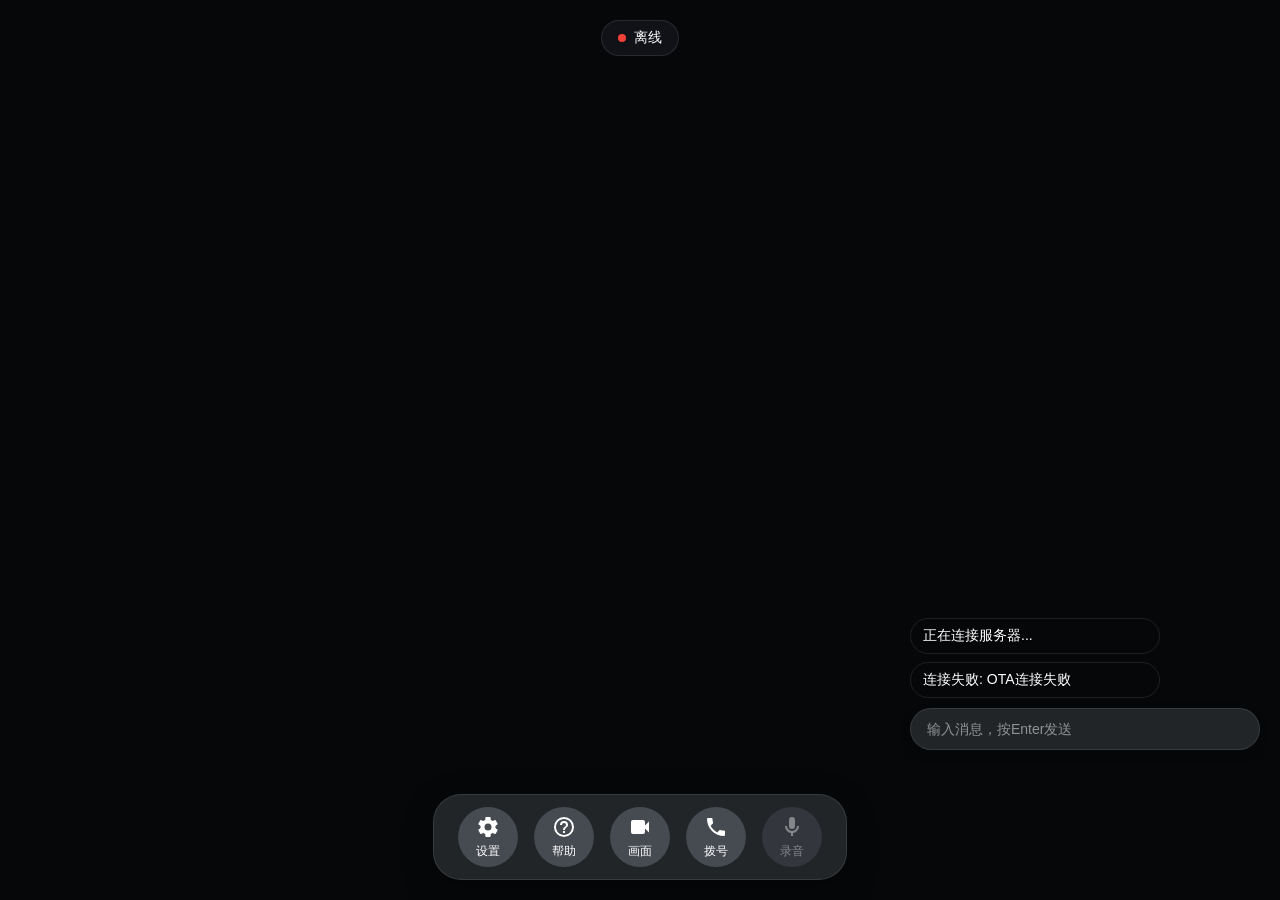
<file: voice-assistant-server/web/index.html>
<!DOCTYPE html>
<html lang="zh-CN">

<head>
    <meta charset="UTF-8">
    <meta name="viewport" content="width=device-width, initial-scale=1.0">
    <title>智能控制中心</title>
    <link rel="stylesheet" href="css/style.css?v=0829a">
    <script>
        // 检测是否使用file://协议打开
        if (window.location.protocol === 'file:') {
            document.addEventListener('DOMContentLoaded', function () {
                // 创建背景模糊遮罩
                const overlayDiv = document.createElement('div');
                overlayDiv.className = 'file-protocol-overlay';
                document.body.appendChild(overlayDiv);

                // 创建警告框
                const warningDiv = document.createElement('div');
                warningDiv.id = 'fileProtocolWarning';
                warningDiv.innerHTML = `
                    <h2>⚠️ 警告：请使用HTTP服务器打开此页面</h2>
                    <p>您当前使用的是本地文件方式打开页面（file://协议），这可能导致页面功能异常。</p>
                    <p>您可以使用nginx映射启动页面，也可以按照以下步骤使用python启动HTTP服务：</p>
                    <ol>
                        <li>打开命令行终端</li>
                        <li>命令行进入到 voice-assistant-server/web 目录</li>
                        <li>执行以下命令启动HTTP服务器：</li>
                    </ol>
                    <pre>python -m http.server 18006</pre>
                    <p>然后在浏览器中访问：<strong>http://localhost:18006/</strong></p>
                `;
                document.body.appendChild(warningDiv);
            });
        }
    </script>
</head>

<body>
    <!-- 背景容器 -->
    <div class="background-container" id="backgroundContainer">
        <div class="background-overlay"></div>
    </div>

    <!-- 主容器 -->
    <div class="container">



        <section class="video-stage" id="videoStage" aria-label="设备实时画面">
            <video id="deviceVideo" playsinline muted></video>
            <div class="video-state" id="videoState">
                <svg viewBox="0 0 24 24" aria-hidden="true"><path d="M17 10.5V7c0-1.1-.9-2-2-2H5C3.9 5 3 5.9 3 7v10c0 1.1.9 2 2 2h10c1.1 0 2-.9 2-2v-3.5l4 4v-11l-4 4z"/></svg>
                <strong id="videoStateTitle">未播放视频</strong>
                <span id="videoStateMessage">请在视频设置中填写 RTSP 或 RTMP 地址</span>
            </div>
            <div class="video-overlay">
                <div class="video-status-badge">
                    <span class="video-status-dot" id="videoStatusDot"></span>
                    <span id="videoStatusText">视频未连接</span>
                </div>
                <span id="videoStreamInfo"></span>
            </div>
            <button class="video-fullscreen-btn" id="videoFullscreenBtn"
                title="全屏显示视频" aria-label="全屏显示视频" disabled>
                <svg class="video-fullscreen-enter" viewBox="0 0 24 24" fill="currentColor" aria-hidden="true">
                    <path d="M7 14H5v5h5v-2H7v-3m-2-4h2V7h3V5H5v5m12 7h-3v2h5v-5h-2v3m-3-12v2h3v3h2V5h-5Z"/>
                </svg>
                <svg class="video-fullscreen-exit" viewBox="0 0 24 24" fill="currentColor" aria-hidden="true">
                    <path d="M5 16h3v3h2v-5H5v2m3-8H5v2h5V5H8v3m6 11h2v-3h3v-2h-5v5m2-11V5h-2v5h5V8h-3Z"/>
                </svg>
                <span class="btn-text">全屏</span>
            </button>
        </section>

        <!-- 连接状态指示器 - 页面顶部中部 -->
        <div class="connection-status-top">
            <div class="status-indicator">
                <span class="status-dot status-disconnected"></span>
                <span id="connectionStatus">离线</span>
            </div>
        </div>

        <!-- 模型加载提示 -->
        <div class="model-container">
            <div class="model-loading" id="modelLoading">
                <div class="loading-char-float">
                    <div class="main-char">
                        <span>模</span><span>型</span><span>加</span><span>载</span><span>中</span><span>✨</span>
                    </div>
                    <div class="shadow-char">模型加载中✨</div>
                </div>
            </div>
        </div>



        <!-- 聊天消息流（弹幕样式） -->
        <div class="chat-container">
            <div class="chat-stream" id="chatStream">
                <!-- 聊天消息将动态插入这里 -->
            </div>
            <div class="chat-ipt" id="chatIpt">
                <input type="text" id="messageInput" autocomplete="off" placeholder="输入消息，按Enter发送">
            </div>
        </div>

        <!-- 底部控制栏 -->
        <div class="control-bar">
            <button class="control-btn" id="settingsBtn" title="设置">
                <svg class="btn-icon" viewBox="0 0 24 24" fill="currentColor">
                    <path
                        d="M12 15.5A3.5 3.5 0 0 1 8.5 12A3.5 3.5 0 0 1 12 8.5A3.5 3.5 0 0 1 15.5 12A3.5 3.5 0 0 1 12 15.5M19.43 12.97C19.47 12.65 19.5 12.33 19.5 12C19.5 11.67 19.47 11.34 19.43 11L21.54 9.37C21.73 9.22 21.78 8.95 21.66 8.73L19.66 5.27C19.54 5.05 19.27 4.96 19.05 5.05L16.56 6.05C16.04 5.66 15.5 5.32 14.87 5.07L14.5 2.42C14.46 2.18 14.25 2 14 2H10C9.75 2 9.54 2.18 9.5 2.42L9.13 5.07C8.5 5.32 7.96 5.66 7.44 6.05L4.95 5.05C4.73 4.96 4.46 5.05 4.34 5.27L2.34 8.73C2.22 8.95 2.27 9.22 2.46 9.37L4.57 11C4.53 11.34 4.5 11.67 4.5 12C4.5 12.33 4.53 12.65 4.57 12.97L2.46 14.63C2.27 14.78 2.22 15.05 2.34 15.27L4.34 18.73C4.46 18.95 4.73 19.03 4.95 18.95L7.44 17.94C7.96 18.34 8.5 18.68 9.13 18.93L9.5 21.58C9.54 21.82 9.75 22 10 22H14C14.25 22 14.46 21.82 14.5 21.58L14.87 18.93C15.5 18.68 16.04 18.34 16.56 17.94L19.05 18.95C19.27 19.03 19.54 18.95 19.66 18.73L21.66 15.27C21.78 15.05 21.73 14.78 21.54 14.63L19.43 12.97Z" />
                </svg>
                <span class="btn-text">设置</span>
            </button>

            <button class="control-btn" id="helpBtn" title="语音指令帮助">
                <svg class="btn-icon" viewBox="0 0 24 24" fill="currentColor">
                    <path d="M11,18H13V16H11V18M12,2A10,10 0 0,0 2,12A10,10 0 0,0 12,22A10,10 0 0,0 22,12A10,10 0 0,0 12,2M12,20C7.59,20 4,16.41 4,12C4,7.59 7.59,4 12,4C16.41,4 20,7.59 20,12C20,16.41 16.41,20 12,20M12,6A4,4 0 0,0 8,10H10A2,2 0 0,1 12,8A2,2 0 0,1 14,10C14,12 11,11.75 11,15H13C13,12.75 16,12.5 16,10A4,4 0 0,0 12,6Z" />
                </svg>
                <span class="btn-text">帮助</span>
            </button>



            <button class="control-btn" id="videoBtn" title="实时画面">
                <svg class="btn-icon" viewBox="0 0 24 24" fill="currentColor"><path d="M17 10.5V7A2 2 0 0 0 15 5H5A2 2 0 0 0 3 7v10a2 2 0 0 0 2 2h10a2 2 0 0 0 2-2v-3.5l4 4v-11l-4 4Z"/></svg>
                <span class="btn-text">画面</span>
            </button>

            <button class="control-btn dial-btn" id="dialBtn" title="拨号">
                <svg class="btn-icon" viewBox="0 0 24 24" fill="currentColor">
                    <path
                        d="M6.62,10.79C8.06,13.62 10.38,15.94 13.21,17.38L15.41,15.18C15.69,14.9 16.08,14.82 16.43,14.93C17.55,15.3 18.75,15.5 20,15.5A1,1 0 0,1 21,16.5V20A1,1 0 0,1 20,21A17,17 0 0,1 3,4A1,1 0 0,1 4,3H7.5A1,1 0 0,1 8.5,4C8.5,5.25 8.7,6.45 9.07,7.57C9.18,7.92 9.1,8.31 8.82,8.59L6.62,10.79Z" />
                </svg>
                <span class="btn-text">拨号</span>
            </button>

            <button class="control-btn" id="recordBtn" title="开始录音" disabled>
                <svg class="btn-icon" viewBox="0 0 24 24" fill="currentColor">
                    <path
                        d="M12,2A3,3 0 0,1 15,5V11A3,3 0 0,1 12,14A3,3 0 0,1 9,11V5A3,3 0 0,1 12,2M19,11C19,14.53 16.39,17.44 13,17.93V21H11V17.93C7.61,17.44 5,14.53 5,11H7A5,5 0 0,0 12,16A5,5 0 0,0 17,11H19Z" />
                </svg>
                <span class="btn-text">录音</span>
            </button>

        </div>
    </div>

    <!-- 设置弹窗 -->
    <div class="modal" id="settingsModal">
        <div class="modal-content settings-modal">
            <div class="modal-header">
                <h2>设置</h2>
                <button class="close-btn" id="closeSettingsBtn">&times;</button>
            </div>
            <div class="modal-body">
                <div class="settings-tabs">
                    <button class="tab-btn active" data-tab="device">设备配置</button>
                    <button class="tab-btn" data-tab="video">视频配置</button>
                    <button class="tab-btn" data-tab="mcp">MCP工具</button>
                    <button class="tab-btn" data-tab="other">其他设置</button>
                </div>

                <div class="tab-content active" id="deviceTab">
                    <!-- 设备配置面板 -->
                    <div class="config-panel">
                        <div class="control-panel">
                            <div class="config-row">
                                <div class="config-item">
                                    <label for="deviceMac">设备MAC:</label>
                                    <input type="text" id="deviceMac" placeholder="device-id">
                                </div>
                            </div>
                            <div class="config-row">
                                <div class="config-item">
                                    <label for="clientId">客户端ID:</label>
                                    <input type="text" id="clientId" value="web_client" placeholder="client-id">
                                </div>
                                <div class="config-item">
                                    <label for="deviceName">设备名称:</label>
                                    <input type="text" id="deviceName" value="Web客户端" maxlength="50"
                                        placeholder="deviceName">
                                </div>
                            </div>
                        </div>
                    </div>

                    <!-- 连接信息面板 -->
                    <div class="connection-controls">
                        <div class="input-group">
                            <label for="otaUrl">OTA服务器地址:</label>
                            <input type="text" id="otaUrl" value=""
                                placeholder="OTA服务器地址，默认自动使用当前页面地址" />
                        </div>
                        <div class="input-group">
                            <label for="serverUrl">WebSocket服务器地址:</label>
                            <input type="text" id="serverUrl" value="" readonly disabled
                                placeholder="填写OTA地址后，点击拨号按钮自动连接" />
                        </div>
                        <div class="input-group">
                            <label for="visionUrl">视觉分析地址:</label>
                            <input type="text" id="visionUrl" value="" readonly disabled placeholder="成功建立ws连接后自动获取" />
                        </div>
                        <div class="input-group">
                            <label for="vehicleProfileSelect">车型选择:</label>
                            <div style="display:flex;gap:8px;align-items:center;">
                                <select id="vehicleProfileSelect" class="model-select" style="flex:1;">
                                    <option value="">-- 加载中... --</option>
                                </select>
                                <button id="switchVehicleBtn" class="btn-primary" style="white-space:nowrap;padding:6px 14px;">切换</button>
                            </div>
                            <div id="vehicleSwitchMsg" style="margin-top:4px;font-size:12px;color:#aaa;"></div>
                        </div>
                    </div>
                </div>

                <div class="tab-content" id="videoTab">
                    <div class="video-settings-panel">
                        <div class="input-group">
                            <label for="videoStreamUrl">视频流地址:</label>
                            <div class="password-input-wrap">
                                <input type="password" id="videoStreamUrl" list="videoStreamHistory"
                                    placeholder="rtsp://用户名:密码@设备地址:554/路径">
                                <button type="button" class="input-icon-btn" id="toggleVideoUrlBtn" title="显示或隐藏视频流地址">显示</button>
                            </div>
                            <datalist id="videoStreamHistory"></datalist>
                        </div>
                        <div class="video-history-row">
                            <label for="videoHistorySelect">历史地址:</label>
                            <div class="video-history-controls">
                                <select id="videoHistorySelect" class="model-select">
                                    <option value="">暂无历史地址</option>
                                </select>
                                <button type="button" class="input-icon-btn" id="deleteVideoHistoryBtn"
                                    title="删除当前历史地址" disabled>删除</button>
                            </div>
                        </div>
                        <div class="video-protocol-row"><span>协议识别</span><strong id="videoProtocolText">未识别</strong></div>
                        <label class="setting-switch">
                            <span>页面启动时自动播放</span>
                            <input type="checkbox" id="videoAutoPlay"><span class="switch-track"></span>
                        </label>
                        <label class="setting-switch">
                            <span>断线自动重连</span>
                            <input type="checkbox" id="videoAutoReconnect" checked><span class="switch-track"></span>
                        </label>
                        <div class="video-setting-status" id="videoSettingStatus">视频未连接</div>
                        <div class="modal-actions">
                            <button type="button" class="btn-secondary" id="stopVideoBtn">停止播放</button>
                            <button type="button" class="btn-primary" id="playVideoBtn">保存并播放</button>
                        </div>
                    </div>
                </div>

                <div class="tab-content" id="mcpTab">
                    <!-- MCP 工具管理区域 -->
                    <div class="mcp-tools-container">
                        <div class="mcp-tools-header">
                            <h3>MCP 工具管理</h3>
                        </div>
                        <div class="mcp-tools-panel" id="mcpToolsPanel">
                            <div class="mcp-tools-list" id="mcpToolsContainer">
                                <!-- 工具列表将动态插入这里 -->
                            </div>
                            <div class="mcp-actions">
                                <button class="btn-primary" id="addMcpToolBtn">
                                    ➕ 添加新工具
                                </button>
                            </div>
                        </div>
                    </div>
                </div>

                <div class="tab-content" id="otherTab">
                    <div class="other-settings-panel">
                        <div class="control-panel">
                            <div class="config-row">
                                <div class="config-item">
                                    <label>外观设置:</label>
                                </div>
                            </div>
                            <div class="config-row">
                                <div class="config-item">
                                    <label></label>
                                    <button class="background-btn" id="backgroundBtn" title="切换背景">
                                        <svg class="btn-icon" viewBox="0 0 24 24" fill="currentColor">
                                            <path
                                                d="M12,18A6,6 0 0,1 6,12C6,11 6.25,10.03 6.7,9.2L5.24,7.74C4.46,8.97 4,10.43 4,12A8,8 0 0,0 12,20V23L16,19L12,15V18M12,4V1L8,5L12,9V6A6,6 0 0,1 18,12C18,13 17.75,13.97 17.3,14.8L18.76,16.26C19.54,15.03 20,13.57 20,12A8,8 0 0,0 12,4Z" />
                                        </svg>
                                        <span class="btn-text">切换背景</span>
                                    </button>
                                </div>
                            </div>
                        </div>
                    </div>
                </div>
            </div>
        </div>
    </div>

    <!-- MCP 工具编辑模态框 -->
    <div id="mcpToolModal" class="modal">
        <div class="modal-content">
            <div class="modal-header">
                <h2 id="mcpModalTitle">添加工具</h2>
                <button class="close-btn" id="closeMcpModalBtn">&times;</button>
            </div>
            <div class="modal-body">
                <div id="mcpErrorContainer"></div>
                <form id="mcpToolForm">
                    <div class="input-group">
                        <label for="mcpToolName">工具名称 *</label>
                        <input type="text" id="mcpToolName" placeholder="例如: self.get_device_status" required>
                    </div>
                    <div class="input-group">
                        <label for="mcpToolDescription">工具描述 *</label>
                        <textarea id="mcpToolDescription" placeholder="详细描述工具的功能和使用场景..." required></textarea>
                    </div>
                    <div class="input-group">
                        <div class="input-group-header">
                            <label>输入参数</label>
                            <button type="button" class="properties-btn-primary" id="addMcpPropertyBtn">
                                ➕ 添加参数
                            </button>
                        </div>
                        <div class="properties-container">
                            <div class="mcp-empty-state" id="mcpEmptyState">
                                暂无参数，点击上方按钮添加参数
                            </div>
                            <div class="mcp-properties-list" id="mcpPropertiesContainer">
                            </div>
                        </div>
                    </div>
                    <div class="input-group">
                        <label for="mcpMockResponse">
                            模拟返回结果 (JSON 格式，可选)
                            <span style="font-size: 12px; color: #999; font-weight: normal;">- 留空则返回默认成功消息</span>
                        </label>
                        <textarea id="mcpMockResponse" placeholder='{"success": true, "data": "执行成功"}'></textarea>
                    </div>
                    <div class="modal-actions">
                        <button type="button" class="btn-secondary" id="cancelMcpBtn">取消</button>
                        <button type="submit" class="btn-primary">保存</button>
                    </div>
                </form>
            </div>
        </div>
    </div>

    <!-- 参数编辑模态框 -->
    <div id="mcpPropertyModal" class="modal">
        <div class="modal-content property-modal">
            <div class="modal-header">
                <h2 id="mcpPropertyModalTitle">编辑参数</h2>
                <button class="close-btn" id="closeMcpPropertyModalBtn">&times;</button>
            </div>
            <div class="modal-body">
                <form id="mcpPropertyForm">
                    <input type="hidden" id="mcpPropertyIndex" value="-1">
                    <div class="input-group">
                        <label for="mcpPropertyName">参数名称 *</label>
                        <input type="text" id="mcpPropertyName" placeholder="例如: param_1" required>
                    </div>
                    <div class="input-group">
                        <label for="mcpPropertyType">数据类型 *</label>
                        <select id="mcpPropertyType" class="model-select" required>
                            <option value="string">字符串</option>
                            <option value="integer">整数</option>
                            <option value="number">数字</option>
                            <option value="boolean">布尔值</option>
                            <option value="array">数组</option>
                            <option value="object">对象</option>
                        </select>
                    </div>
                    <div class="input-group" id="mcpPropertyRangeGroup" style="display: none;">
                        <div class="config-row">
                            <div class="config-item">
                                <label for="mcpPropertyMinimum">最小值</label>
                                <input type="number" id="mcpPropertyMinimum" placeholder="可选">
                            </div>
                            <div class="config-item">
                                <label for="mcpPropertyMaximum">最大值</label>
                                <input type="number" id="mcpPropertyMaximum" placeholder="可选">
                            </div>
                        </div>
                    </div>
                    <div class="input-group">
                        <label for="mcpPropertyDescription">参数描述</label>
                        <input type="text" id="mcpPropertyDescription" placeholder="可选">
                    </div>
                    <div class="input-group">
                        <label class="mcp-checkbox-label">
                            <input type="checkbox" id="mcpPropertyRequired">
                            必填参数
                        </label>
                    </div>
                    <div class="modal-actions">
                        <button type="button" class="btn-secondary" id="cancelMcpPropertyBtn">取消</button>
                        <button type="submit" class="btn-primary">保存</button>
                    </div>
                </form>
            </div>
        </div>
    </div>

    <!-- 背景加载 -->
    <script src="js/ui/background-load.js?v=0205"></script>



    <!-- Opus解码库 -->
    <script src="js/utils/libopus.js?v=0205"></script>

    <!-- 主应用入口 -->
    <script type="module" src="js/app.js?v=0903a"></script>

    <!-- 全局错误处理 -->
    <script>
        // 添加全局错误处理
        window.addEventListener('error', function (event) {
            console.error('全局错误:', event.error);
        });

        // 添加未处理的Promise拒绝处理
        window.addEventListener('unhandledrejection', function (event) {
            console.error('未处理的Promise拒绝:', event.reason);
        });
    </script>

    <script>
    // ── 车型选择器 ──────────────────────────────────────────────────
    (function () {
        function getApiBase() {
            const ota = document.getElementById('otaUrl')?.value || '';
            // 从 OTA 地址推断 API 地址：http://host:port/...  → http://host:port
            try { return new URL(ota).origin; } catch (e) { return ''; }
        }

        async function loadProfiles() {
            const base = getApiBase();
            if (!base) return;
            const sel = document.getElementById('vehicleProfileSelect');
            const msg = document.getElementById('vehicleSwitchMsg');
            try {
                const res = await fetch(`${base}/voice_assistant/vehicle/profiles`);
                const data = await res.json();
                sel.replaceChildren();
                (data.profiles || []).forEach(p => {
                    const opt = document.createElement('option');
                    opt.value = p.id;
                    opt.textContent = p.name + (p.active ? ' ✓' : '');
                    opt.selected = p.active;
                    sel.appendChild(opt);
                });
                if (msg) msg.textContent = `当前: ${data.current || '未设置'}`;
            } catch (e) {
                if (sel) {
                    const opt = document.createElement('option');
                    opt.value = '';
                    opt.textContent = '-- 无法连接服务器 --';
                    sel.replaceChildren(opt);
                }
            }
        }

        async function switchProfile() {
            const base = getApiBase();
            const sel = document.getElementById('vehicleProfileSelect');
            const msg = document.getElementById('vehicleSwitchMsg');
            const profileId = sel?.value;
            if (!base || !profileId) return;

            msg.textContent = '切换中...';
            msg.style.color = '#aaa';
            try {
                const res = await fetch(`${base}/voice_assistant/vehicle/switch`, {
                    method: 'POST',
                    headers: { 'Content-Type': 'application/json' },
                    body: JSON.stringify({ profile_id: profileId }),
                });
                const data = await res.json();
                if (data.success) {
                    msg.textContent = `✅ 已切换为 ${profileId}，下次连接生效`;
                    msg.style.color = '#4caf50';
                    await loadProfiles(); // 刷新列表
                } else {
                    msg.textContent = `❌ 切换失败: ${data.error || '未知错误'}`;
                    msg.style.color = '#f44336';
                }
            } catch (e) {
                msg.textContent = `❌ 请求失败: ${e.message}`;
                msg.style.color = '#f44336';
            }
        }

        document.addEventListener('DOMContentLoaded', () => {
            // 打开设置弹窗时加载车型列表
            document.getElementById('settingsBtn')?.addEventListener('click', () => {
                setTimeout(loadProfiles, 200); // 等弹窗动画完成
            });
            // 切换按钮
            document.getElementById('switchVehicleBtn')?.addEventListener('click', switchProfile);
        });
    })();
    </script>

    <!-- 帮助弹窗 -->
    <div class="modal" id="helpModal">
        <div class="modal-content help-modal">
            <div class="modal-header">
                <h2 id="helpModalTitle">语音指令帮助</h2>
                <button class="close-btn" id="closeHelpBtn">&times;</button>
            </div>
            <div class="modal-body">
                <div id="helpCommandsContainer" class="help-commands-container">
                    <div class="help-loading">加载中...</div>
                </div>
            </div>
        </div>
    </div>

    <script>
    // ── 帮助弹窗 ──────────────────────────────────────────────────
    (function () {
        function setHelpMessage(container, className, text) {
            const message = document.createElement('div');
            message.className = className;
            message.textContent = text;
            container.replaceChildren(message);
        }

        function getApiBase() {
            const ota = document.getElementById('otaUrl')?.value || '';
            try { return new URL(ota).origin; } catch (e) { return ''; }
        }

        async function loadCommands() {
            const base = getApiBase();
            const container = document.getElementById('helpCommandsContainer');
            if (!base) {
                setHelpMessage(container, 'help-empty', '请先配置 OTA 服务器地址');
                return;
            }
            setHelpMessage(container, 'help-loading', '加载中...');

            try {
                const res = await fetch(`${base}/voice_assistant/vehicle/commands`);
                const data = await res.json();
                if (data.error) {
                    setHelpMessage(container, 'help-empty', `❌ ${data.error}`);
                    return;
                }

                // 更新标题
                const title = document.getElementById('helpModalTitle');
                if (title) title.textContent = `${data.vehicle_name} · 语音指令`;

                // 渲染指令列表
                const fragment = document.createDocumentFragment();
                (data.commands || []).forEach(group => {
                    const category = document.createElement('div');
                    category.className = 'help-category';

                    const header = document.createElement('div');
                    header.className = 'help-category-header';
                    header.textContent = `${group.icon || ''} ${group.category || ''}`.trim();
                    category.appendChild(header);

                    const grid = document.createElement('div');
                    grid.className = 'help-cmd-grid';
                    (group.items || []).forEach(item => {
                        const text = String(item.text ?? '');
                        const description = String(item.description ?? '');

                        const button = document.createElement('button');
                        button.className = 'help-cmd-btn';
                        button.dataset.cmd = text;
                        button.title = description;
                        button.addEventListener('click', () => sendCommand(text));

                        const textSpan = document.createElement('span');
                        textSpan.className = 'help-cmd-text';
                        textSpan.textContent = text;

                        const descSpan = document.createElement('span');
                        descSpan.className = 'help-cmd-desc';
                        descSpan.textContent = description;

                        button.append(textSpan, descSpan);
                        grid.appendChild(button);
                    });
                    category.appendChild(grid);
                    fragment.appendChild(category);
                });
                container.replaceChildren(fragment);
            } catch (e) {
                setHelpMessage(container, 'help-empty', '❌ 无法连接服务器');
            }
        }

        function sendCommand(text) {
            // 使用 WebSocket 发送文本消息（模拟语音输入）
            const { getWebSocketHandler } = window._helpModules || {};
            if (getWebSocketHandler) {
                const ws = getWebSocketHandler();
                if (ws && ws.isConnected()) {
                    ws.sendTextMessage(text);
                    // 关闭弹窗
                    document.getElementById('helpModal').style.display = 'none';
                    return;
                }
            }
            // 降级：写入聊天输入框
            const input = document.getElementById('messageInput');
            if (input) {
                input.value = text;
                input.dispatchEvent(new KeyboardEvent('keydown', { key: 'Enter' }));
            }
            document.getElementById('helpModal').style.display = 'none';
        }

        document.addEventListener('DOMContentLoaded', () => {
            const helpBtn = document.getElementById('helpBtn');
            const helpModal = document.getElementById('helpModal');
            const closeBtn = document.getElementById('closeHelpBtn');

            helpBtn?.addEventListener('click', () => {
                helpModal.style.display = 'flex';
                loadCommands();
            });
            closeBtn?.addEventListener('click', () => {
                helpModal.style.display = 'none';
            });
            helpModal?.addEventListener('click', (e) => {
                if (e.target === helpModal) helpModal.style.display = 'none';
            });
        });

        // 暴露模块注入接口
        window._helpModules = window._helpModules || {};
    })();
    </script>

</body>

</html>
</file>
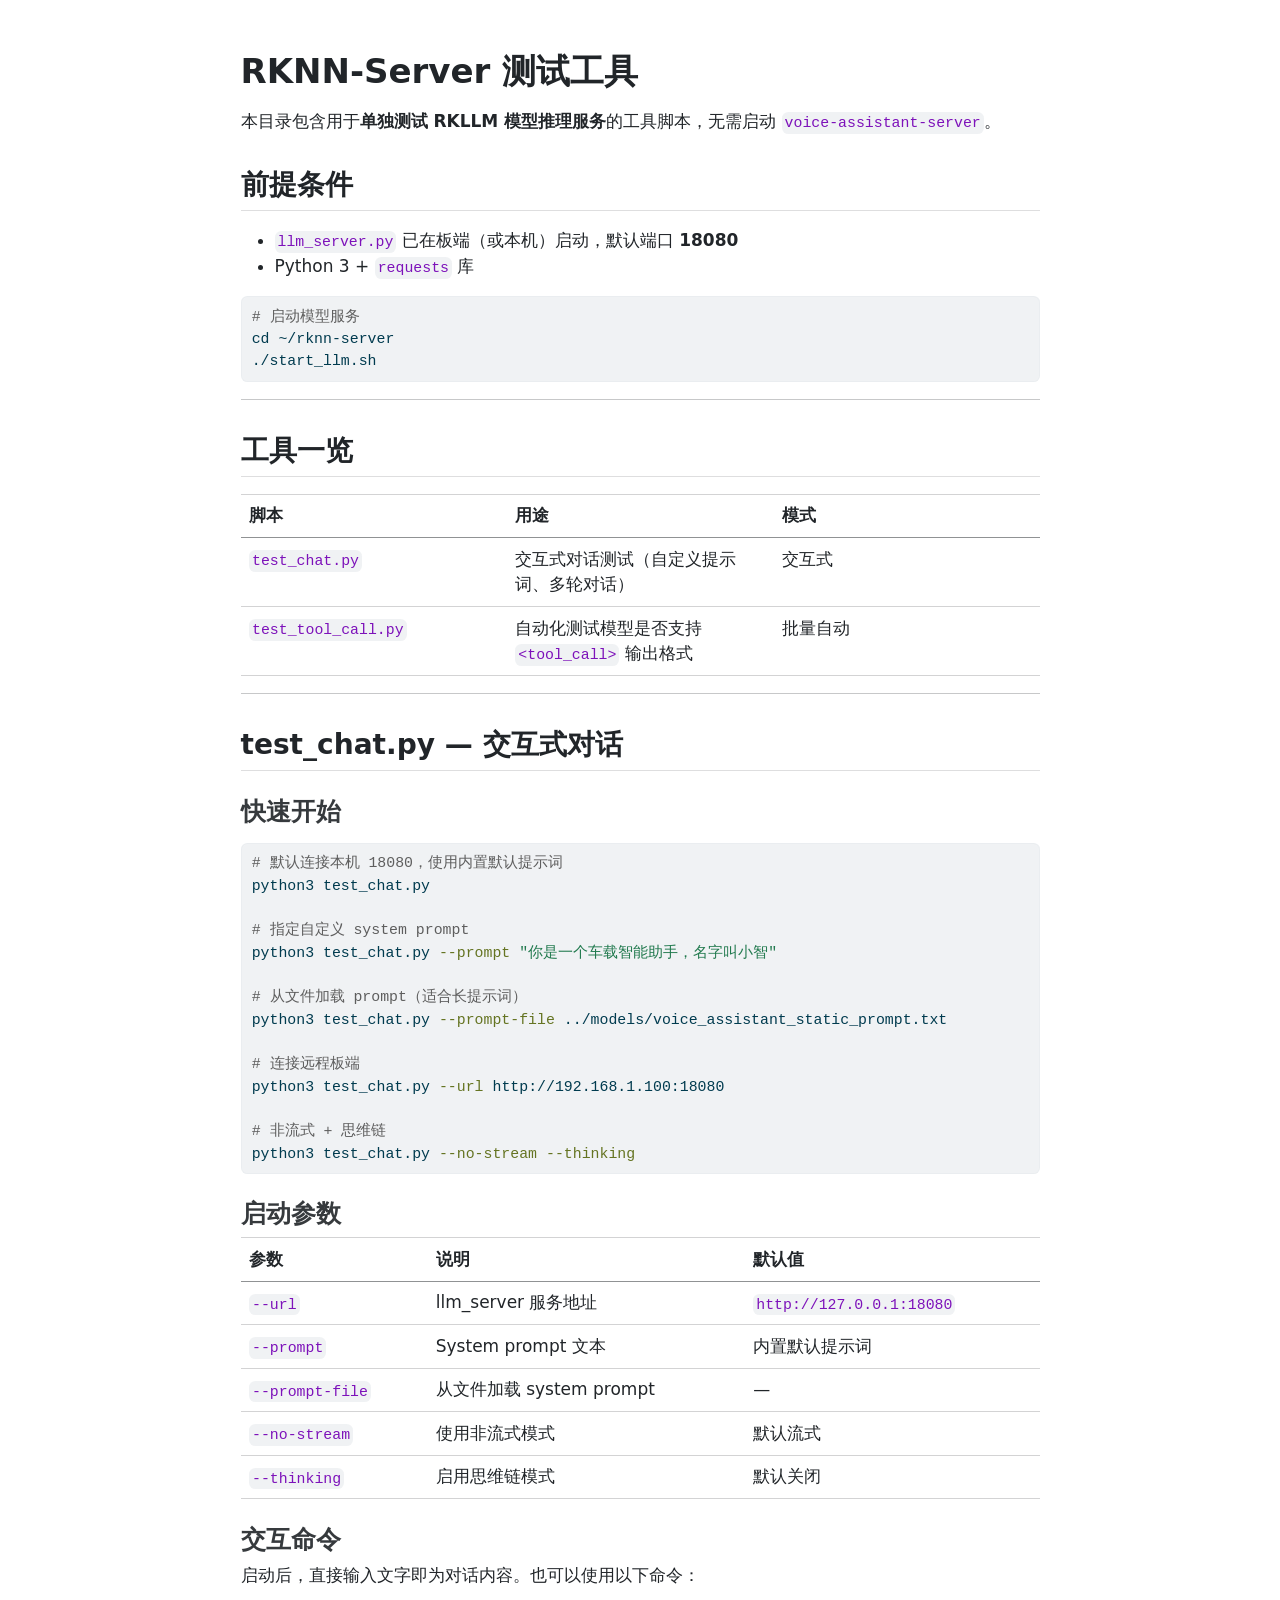
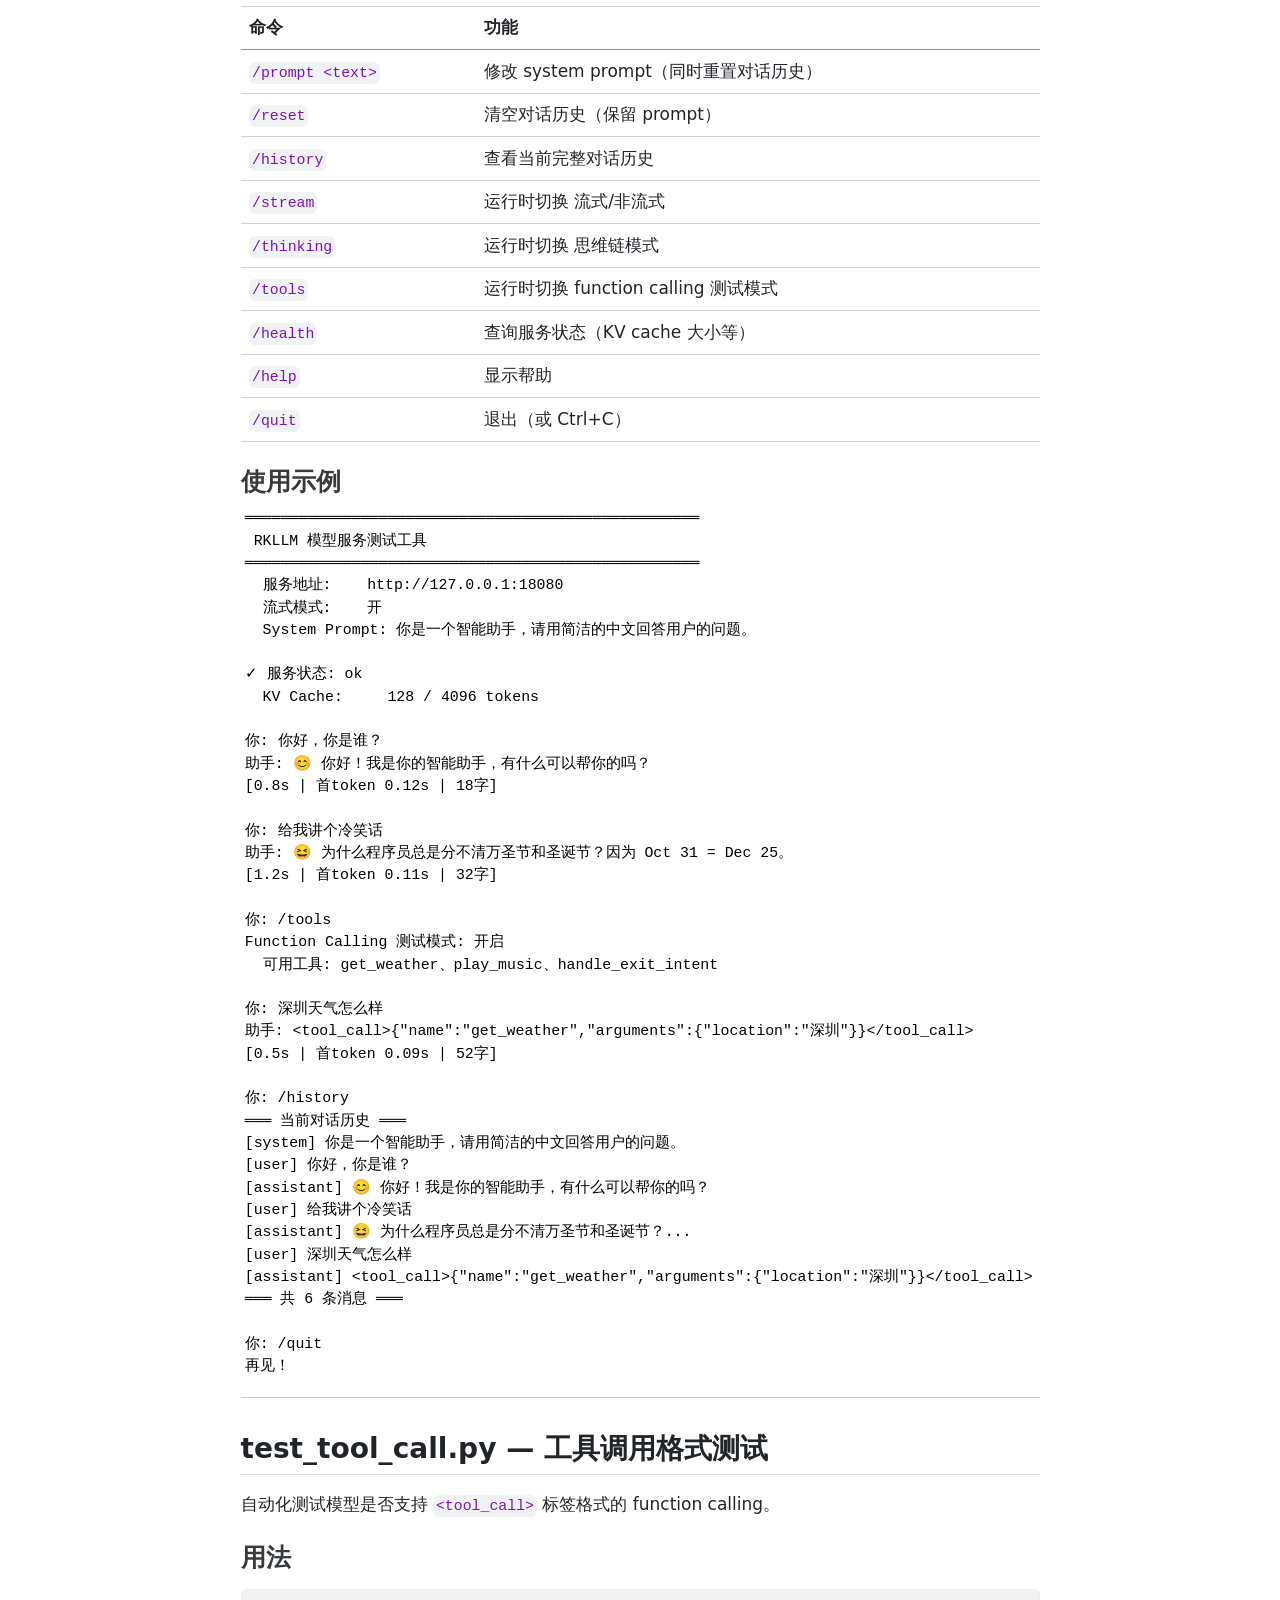
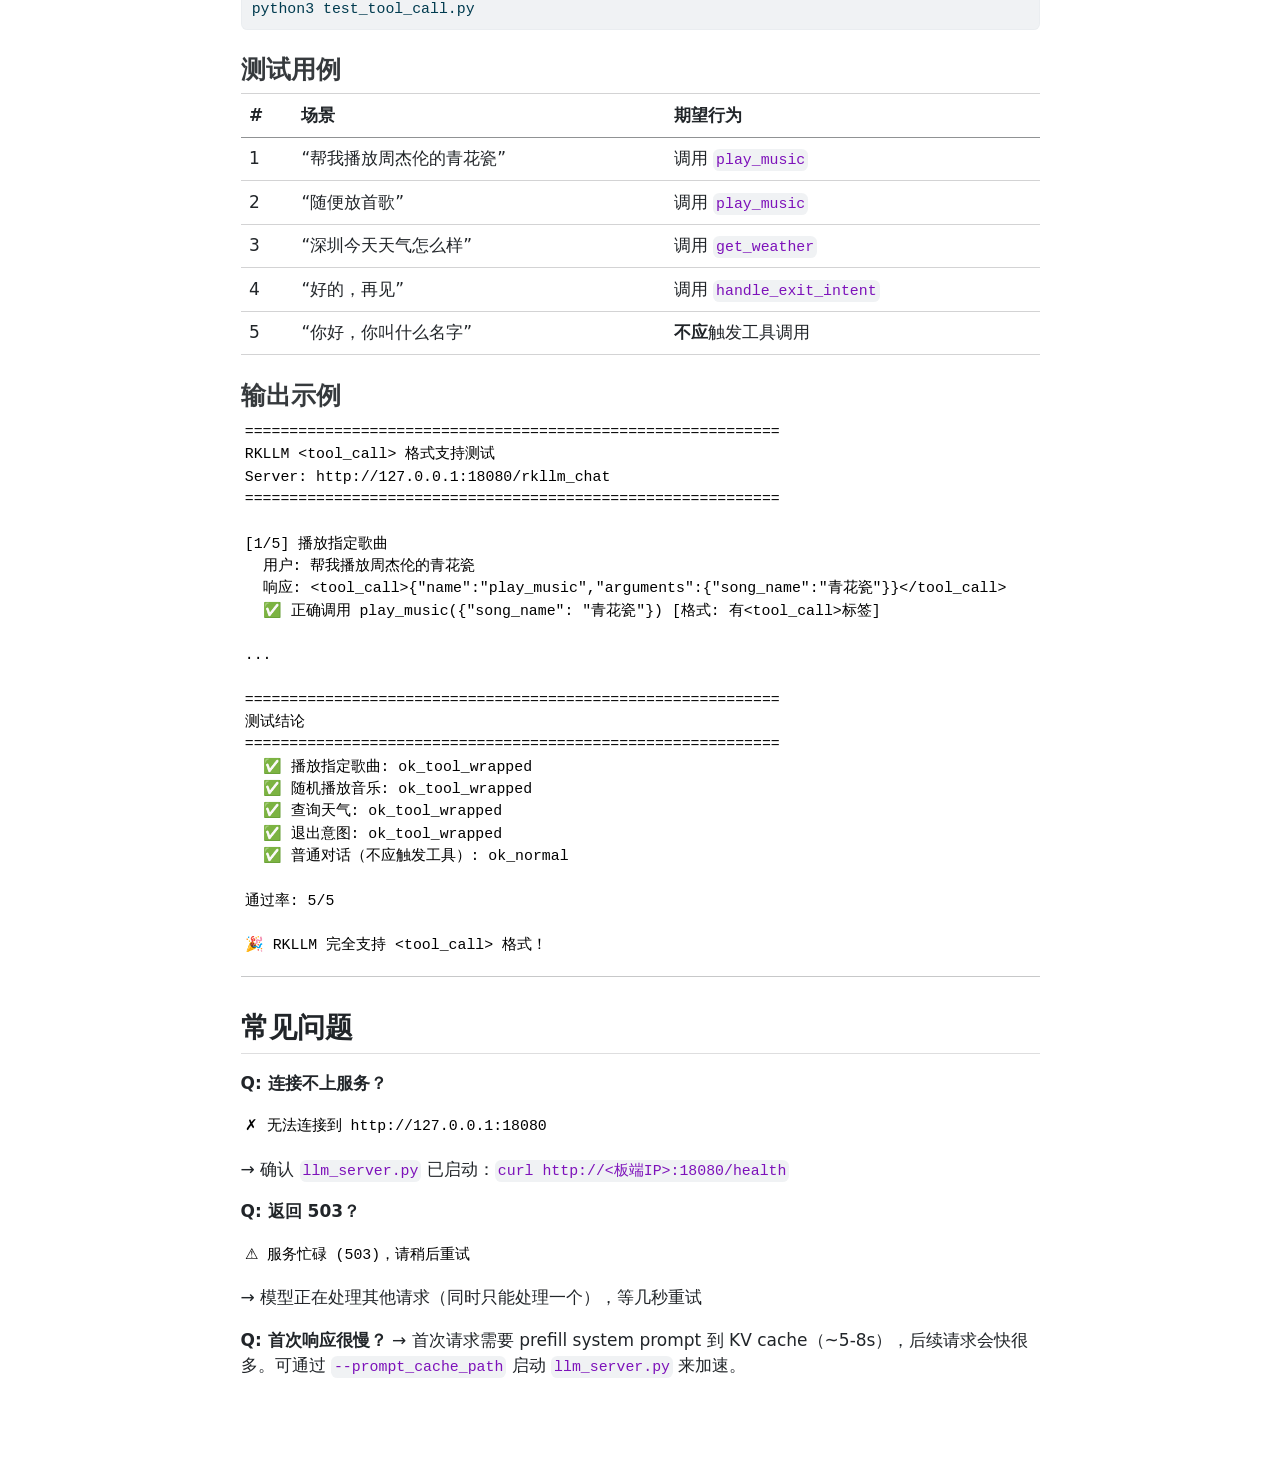
<file: rknn-server/tools/README.html>
<!DOCTYPE html>
<html xmlns="http://www.w3.org/1999/xhtml" lang="en" xml:lang="en"><head>

<meta charset="utf-8">
<meta name="generator" content="quarto-1.9.37">

<meta name="viewport" content="width=device-width, initial-scale=1.0, user-scalable=yes">


<title>readme</title>
<style>
/* Default styles provided by pandoc.
** See https://pandoc.org/MANUAL.html#variables-for-html for config info.
*/
code{white-space: pre-wrap;}
span.smallcaps{font-variant: small-caps;}
div.columns{display: flex; gap: min(4vw, 1.5em);}
div.column{flex: auto; overflow-x: auto;}
div.hanging-indent{margin-left: 1.5em; text-indent: -1.5em;}
ul.task-list{list-style: none;}
ul.task-list li input[type="checkbox"] {
  width: 0.8em;
  margin: 0 0.8em 0.2em -1em; /* quarto-specific, see https://github.com/quarto-dev/quarto-cli/issues/4556 */ 
  vertical-align: middle;
}
/* CSS for syntax highlighting */
html { -webkit-text-size-adjust: 100%; }
pre > code.sourceCode { white-space: pre; position: relative; }
pre > code.sourceCode > span { display: inline-block; line-height: 1.25; }
pre > code.sourceCode > span:empty { height: 1.2em; }
.sourceCode { overflow: visible; }
code.sourceCode > span { color: inherit; text-decoration: inherit; }
div.sourceCode { margin: 1em 0; }
pre.sourceCode { margin: 0; }
@media screen {
div.sourceCode { overflow: auto; }
}
@media print {
pre > code.sourceCode { white-space: pre-wrap; }
pre > code.sourceCode > span { text-indent: -5em; padding-left: 5em; }
}
pre.numberSource code
  { counter-reset: source-line 0; }
pre.numberSource code > span
  { position: relative; left: -4em; counter-increment: source-line; }
pre.numberSource code > span > a:first-child::before
  { content: counter(source-line);
    position: relative; left: -1em; text-align: right; vertical-align: baseline;
    border: none; display: inline-block;
    -webkit-touch-callout: none; -webkit-user-select: none;
    -khtml-user-select: none; -moz-user-select: none;
    -ms-user-select: none; user-select: none;
    padding: 0 4px; width: 4em;
  }
pre.numberSource { margin-left: 3em;  padding-left: 4px; }
div.sourceCode
  {   }
@media screen {
pre > code.sourceCode > span > a:first-child::before { text-decoration: underline; }
}
</style>


<script src="README_files/libs/clipboard/clipboard.min.js"></script>
<script src="README_files/libs/quarto-html/quarto.js" type="module"></script>
<script src="README_files/libs/quarto-html/tabsets/tabsets.js" type="module"></script>
<script src="README_files/libs/quarto-html/popper.min.js"></script>
<script src="README_files/libs/quarto-html/tippy.umd.min.js"></script>
<script src="README_files/libs/quarto-html/anchor.min.js"></script>
<link href="README_files/libs/quarto-html/tippy.css" rel="stylesheet">
<link href="README_files/libs/quarto-html/quarto-syntax-highlighting-7f8f88aac4f3542376d5c11b86a4c14d.css" rel="stylesheet" id="quarto-text-highlighting-styles">
<script src="README_files/libs/bootstrap/bootstrap.min.js"></script>
<link href="README_files/libs/bootstrap/bootstrap-icons.css" rel="stylesheet">
<link href="README_files/libs/bootstrap/bootstrap-efbb37e9afcc02144ebbc7afd12a776f.min.css" rel="stylesheet" append-hash="true" id="quarto-bootstrap" data-mode="light">


</head>

<body class="fullcontent quarto-light">

<div id="quarto-content" class="page-columns page-rows-contents page-layout-article">

<main class="content" id="quarto-document-content">




<section id="rknn-server-测试工具" class="level1">
<h1>RKNN-Server 测试工具</h1>
<p>本目录包含用于<strong>单独测试 RKLLM 模型推理服务</strong>的工具脚本，无需启动 <code>voice-assistant-server</code>。</p>
<section id="前提条件" class="level2">
<h2 class="anchored" data-anchor-id="前提条件">前提条件</h2>
<ul>
<li><code>llm_server.py</code> 已在板端（或本机）启动，默认端口 <strong>18080</strong></li>
<li>Python 3 + <code>requests</code> 库</li>
</ul>
<div class="code-copy-outer-scaffold"><div class="sourceCode" id="cb1"><pre class="sourceCode bash code-with-copy"><code class="sourceCode bash"><span id="cb1-1"><a href="#cb1-1" aria-hidden="true" tabindex="-1"></a><span class="co"># 启动模型服务</span></span>
<span id="cb1-2"><a href="#cb1-2" aria-hidden="true" tabindex="-1"></a><span class="bu">cd</span> ~/rknn-server</span>
<span id="cb1-3"><a href="#cb1-3" aria-hidden="true" tabindex="-1"></a><span class="ex">./start_llm.sh</span></span></code></pre></div><button title="Copy to Clipboard" class="code-copy-button"><i class="bi"></i></button></div>
<hr>
</section>
<section id="工具一览" class="level2">
<h2 class="anchored" data-anchor-id="工具一览">工具一览</h2>
<table class="caption-top table">
<colgroup>
<col style="width: 33%">
<col style="width: 33%">
<col style="width: 33%">
</colgroup>
<thead>
<tr class="header">
<th>脚本</th>
<th>用途</th>
<th>模式</th>
</tr>
</thead>
<tbody>
<tr class="odd">
<td><code>test_chat.py</code></td>
<td>交互式对话测试（自定义提示词、多轮对话）</td>
<td>交互式</td>
</tr>
<tr class="even">
<td><code>test_tool_call.py</code></td>
<td>自动化测试模型是否支持 <code>&lt;tool_call&gt;</code> 输出格式</td>
<td>批量自动</td>
</tr>
</tbody>
</table>
<hr>
</section>
<section id="test_chat.py-交互式对话" class="level2">
<h2 class="anchored" data-anchor-id="test_chat.py-交互式对话">test_chat.py — 交互式对话</h2>
<section id="快速开始" class="level3">
<h3 class="anchored" data-anchor-id="快速开始">快速开始</h3>
<div class="code-copy-outer-scaffold"><div class="sourceCode" id="cb2"><pre class="sourceCode bash code-with-copy"><code class="sourceCode bash"><span id="cb2-1"><a href="#cb2-1" aria-hidden="true" tabindex="-1"></a><span class="co"># 默认连接本机 18080，使用内置默认提示词</span></span>
<span id="cb2-2"><a href="#cb2-2" aria-hidden="true" tabindex="-1"></a><span class="ex">python3</span> test_chat.py</span>
<span id="cb2-3"><a href="#cb2-3" aria-hidden="true" tabindex="-1"></a></span>
<span id="cb2-4"><a href="#cb2-4" aria-hidden="true" tabindex="-1"></a><span class="co"># 指定自定义 system prompt</span></span>
<span id="cb2-5"><a href="#cb2-5" aria-hidden="true" tabindex="-1"></a><span class="ex">python3</span> test_chat.py <span class="at">--prompt</span> <span class="st">"你是一个车载智能助手，名字叫小智"</span></span>
<span id="cb2-6"><a href="#cb2-6" aria-hidden="true" tabindex="-1"></a></span>
<span id="cb2-7"><a href="#cb2-7" aria-hidden="true" tabindex="-1"></a><span class="co"># 从文件加载 prompt（适合长提示词）</span></span>
<span id="cb2-8"><a href="#cb2-8" aria-hidden="true" tabindex="-1"></a><span class="ex">python3</span> test_chat.py <span class="at">--prompt-file</span> ../models/voice_assistant_static_prompt.txt</span>
<span id="cb2-9"><a href="#cb2-9" aria-hidden="true" tabindex="-1"></a></span>
<span id="cb2-10"><a href="#cb2-10" aria-hidden="true" tabindex="-1"></a><span class="co"># 连接远程板端</span></span>
<span id="cb2-11"><a href="#cb2-11" aria-hidden="true" tabindex="-1"></a><span class="ex">python3</span> test_chat.py <span class="at">--url</span> http://192.168.1.100:18080</span>
<span id="cb2-12"><a href="#cb2-12" aria-hidden="true" tabindex="-1"></a></span>
<span id="cb2-13"><a href="#cb2-13" aria-hidden="true" tabindex="-1"></a><span class="co"># 非流式 + 思维链</span></span>
<span id="cb2-14"><a href="#cb2-14" aria-hidden="true" tabindex="-1"></a><span class="ex">python3</span> test_chat.py <span class="at">--no-stream</span> <span class="at">--thinking</span></span></code></pre></div><button title="Copy to Clipboard" class="code-copy-button"><i class="bi"></i></button></div>
</section>
<section id="启动参数" class="level3">
<h3 class="anchored" data-anchor-id="启动参数">启动参数</h3>
<table class="caption-top table">
<thead>
<tr class="header">
<th>参数</th>
<th>说明</th>
<th>默认值</th>
</tr>
</thead>
<tbody>
<tr class="odd">
<td><code>--url</code></td>
<td>llm_server 服务地址</td>
<td><code>http://127.0.0.1:18080</code></td>
</tr>
<tr class="even">
<td><code>--prompt</code></td>
<td>System prompt 文本</td>
<td>内置默认提示词</td>
</tr>
<tr class="odd">
<td><code>--prompt-file</code></td>
<td>从文件加载 system prompt</td>
<td>—</td>
</tr>
<tr class="even">
<td><code>--no-stream</code></td>
<td>使用非流式模式</td>
<td>默认流式</td>
</tr>
<tr class="odd">
<td><code>--thinking</code></td>
<td>启用思维链模式</td>
<td>默认关闭</td>
</tr>
</tbody>
</table>
</section>
<section id="交互命令" class="level3">
<h3 class="anchored" data-anchor-id="交互命令">交互命令</h3>
<p>启动后，直接输入文字即为对话内容。也可以使用以下命令：</p>
<table class="caption-top table">
<thead>
<tr class="header">
<th>命令</th>
<th>功能</th>
</tr>
</thead>
<tbody>
<tr class="odd">
<td><code>/prompt &lt;text&gt;</code></td>
<td>修改 system prompt（同时重置对话历史）</td>
</tr>
<tr class="even">
<td><code>/reset</code></td>
<td>清空对话历史（保留 prompt）</td>
</tr>
<tr class="odd">
<td><code>/history</code></td>
<td>查看当前完整对话历史</td>
</tr>
<tr class="even">
<td><code>/stream</code></td>
<td>运行时切换 流式/非流式</td>
</tr>
<tr class="odd">
<td><code>/thinking</code></td>
<td>运行时切换 思维链模式</td>
</tr>
<tr class="even">
<td><code>/tools</code></td>
<td>运行时切换 function calling 测试模式</td>
</tr>
<tr class="odd">
<td><code>/health</code></td>
<td>查询服务状态（KV cache 大小等）</td>
</tr>
<tr class="even">
<td><code>/help</code></td>
<td>显示帮助</td>
</tr>
<tr class="odd">
<td><code>/quit</code></td>
<td>退出（或 Ctrl+C）</td>
</tr>
</tbody>
</table>
</section>
<section id="使用示例" class="level3">
<h3 class="anchored" data-anchor-id="使用示例">使用示例</h3>
<pre><code>═══════════════════════════════════════════════════
 RKLLM 模型服务测试工具
═══════════════════════════════════════════════════
  服务地址:    http://127.0.0.1:18080
  流式模式:    开
  System Prompt: 你是一个智能助手，请用简洁的中文回答用户的问题。

✓ 服务状态: ok
  KV Cache:     128 / 4096 tokens

你: 你好，你是谁？
助手: 😊 你好！我是你的智能助手，有什么可以帮你的吗？
[0.8s | 首token 0.12s | 18字]

你: 给我讲个冷笑话
助手: 😆 为什么程序员总是分不清万圣节和圣诞节？因为 Oct 31 = Dec 25。
[1.2s | 首token 0.11s | 32字]

你: /tools
Function Calling 测试模式: 开启
  可用工具: get_weather、play_music、handle_exit_intent

你: 深圳天气怎么样
助手: &lt;tool_call&gt;{"name":"get_weather","arguments":{"location":"深圳"}}&lt;/tool_call&gt;
[0.5s | 首token 0.09s | 52字]

你: /history
═══ 当前对话历史 ═══
[system] 你是一个智能助手，请用简洁的中文回答用户的问题。
[user] 你好，你是谁？
[assistant] 😊 你好！我是你的智能助手，有什么可以帮你的吗？
[user] 给我讲个冷笑话
[assistant] 😆 为什么程序员总是分不清万圣节和圣诞节？...
[user] 深圳天气怎么样
[assistant] &lt;tool_call&gt;{"name":"get_weather","arguments":{"location":"深圳"}}&lt;/tool_call&gt;
═══ 共 6 条消息 ═══

你: /quit
再见！</code></pre>
<hr>
</section>
</section>
<section id="test_tool_call.py-工具调用格式测试" class="level2">
<h2 class="anchored" data-anchor-id="test_tool_call.py-工具调用格式测试">test_tool_call.py — 工具调用格式测试</h2>
<p>自动化测试模型是否支持 <code>&lt;tool_call&gt;</code> 标签格式的 function calling。</p>
<section id="用法" class="level3">
<h3 class="anchored" data-anchor-id="用法">用法</h3>
<div class="code-copy-outer-scaffold"><div class="sourceCode" id="cb4"><pre class="sourceCode bash code-with-copy"><code class="sourceCode bash"><span id="cb4-1"><a href="#cb4-1" aria-hidden="true" tabindex="-1"></a><span class="ex">python3</span> test_tool_call.py</span></code></pre></div><button title="Copy to Clipboard" class="code-copy-button"><i class="bi"></i></button></div>
</section>
<section id="测试用例" class="level3">
<h3 class="anchored" data-anchor-id="测试用例">测试用例</h3>
<table class="caption-top table">
<thead>
<tr class="header">
<th>#</th>
<th>场景</th>
<th>期望行为</th>
</tr>
</thead>
<tbody>
<tr class="odd">
<td>1</td>
<td>“帮我播放周杰伦的青花瓷”</td>
<td>调用 <code>play_music</code></td>
</tr>
<tr class="even">
<td>2</td>
<td>“随便放首歌”</td>
<td>调用 <code>play_music</code></td>
</tr>
<tr class="odd">
<td>3</td>
<td>“深圳今天天气怎么样”</td>
<td>调用 <code>get_weather</code></td>
</tr>
<tr class="even">
<td>4</td>
<td>“好的，再见”</td>
<td>调用 <code>handle_exit_intent</code></td>
</tr>
<tr class="odd">
<td>5</td>
<td>“你好，你叫什么名字”</td>
<td><strong>不应</strong>触发工具调用</td>
</tr>
</tbody>
</table>
</section>
<section id="输出示例" class="level3">
<h3 class="anchored" data-anchor-id="输出示例">输出示例</h3>
<pre><code>============================================================
RKLLM &lt;tool_call&gt; 格式支持测试
Server: http://127.0.0.1:18080/rkllm_chat
============================================================

[1/5] 播放指定歌曲
  用户: 帮我播放周杰伦的青花瓷
  响应: &lt;tool_call&gt;{"name":"play_music","arguments":{"song_name":"青花瓷"}}&lt;/tool_call&gt;
  ✅ 正确调用 play_music({"song_name": "青花瓷"}) [格式: 有&lt;tool_call&gt;标签]

...

============================================================
测试结论
============================================================
  ✅ 播放指定歌曲: ok_tool_wrapped
  ✅ 随机播放音乐: ok_tool_wrapped
  ✅ 查询天气: ok_tool_wrapped
  ✅ 退出意图: ok_tool_wrapped
  ✅ 普通对话（不应触发工具）: ok_normal

通过率: 5/5

🎉 RKLLM 完全支持 &lt;tool_call&gt; 格式！</code></pre>
<hr>
</section>
</section>
<section id="常见问题" class="level2">
<h2 class="anchored" data-anchor-id="常见问题">常见问题</h2>
<p><strong>Q: 连接不上服务？</strong></p>
<pre><code>✗ 无法连接到 http://127.0.0.1:18080</code></pre>
<p>→ 确认 <code>llm_server.py</code> 已启动：<code>curl http://&lt;板端IP&gt;:18080/health</code></p>
<p><strong>Q: 返回 503？</strong></p>
<pre><code>⚠ 服务忙碌 (503)，请稍后重试</code></pre>
<p>→ 模型正在处理其他请求（同时只能处理一个），等几秒重试</p>
<p><strong>Q: 首次响应很慢？</strong> → 首次请求需要 prefill system prompt 到 KV cache（~5-8s），后续请求会快很多。可通过 <code>--prompt_cache_path</code> 启动 <code>llm_server.py</code> 来加速。</p>
</section>
</section>

</main>
<!-- /main column -->
<script id="quarto-html-after-body" type="application/javascript">
  window.document.addEventListener("DOMContentLoaded", function (event) {
    const icon = "";
    const anchorJS = new window.AnchorJS();
    anchorJS.options = {
      placement: 'right',
      icon: icon
    };
    anchorJS.add('.anchored');
    const isCodeAnnotation = (el) => {
      for (const clz of el.classList) {
        if (clz.startsWith('code-annotation-')) {                     
          return true;
        }
      }
      return false;
    }
    const onCopySuccess = function(e) {
      // button target
      const button = e.trigger;
      // don't keep focus
      button.blur();
      // flash "checked"
      button.classList.add('code-copy-button-checked');
      var currentTitle = button.getAttribute("title");
      button.setAttribute("title", "Copied!");
      let tooltip;
      if (window.bootstrap) {
        button.setAttribute("data-bs-toggle", "tooltip");
        button.setAttribute("data-bs-placement", "left");
        button.setAttribute("data-bs-title", "Copied!");
        tooltip = new bootstrap.Tooltip(button, 
          { trigger: "manual", 
            customClass: "code-copy-button-tooltip",
            offset: [0, -8]});
        tooltip.show();    
      }
      setTimeout(function() {
        if (tooltip) {
          tooltip.hide();
          button.removeAttribute("data-bs-title");
          button.removeAttribute("data-bs-toggle");
          button.removeAttribute("data-bs-placement");
        }
        button.setAttribute("title", currentTitle);
        button.classList.remove('code-copy-button-checked');
      }, 1000);
      // clear code selection
      e.clearSelection();
    }
    const getTextToCopy = function(trigger) {
      const outerScaffold = trigger.parentElement.cloneNode(true);
      const codeEl = outerScaffold.querySelector('code');
      for (const childEl of codeEl.children) {
        if (isCodeAnnotation(childEl)) {
          childEl.remove();
        }
      }
      return codeEl.innerText;
    }
    const clipboard = new window.ClipboardJS('.code-copy-button:not([data-in-quarto-modal])', {
      text: getTextToCopy
    });
    clipboard.on('success', onCopySuccess);
    if (window.document.getElementById('quarto-embedded-source-code-modal')) {
      const clipboardModal = new window.ClipboardJS('.code-copy-button[data-in-quarto-modal]', {
        text: getTextToCopy,
        container: window.document.getElementById('quarto-embedded-source-code-modal')
      });
      clipboardModal.on('success', onCopySuccess);
    }
      var localhostRegex = new RegExp(/^(?:http|https):\/\/localhost\:?[0-9]*\//);
      var mailtoRegex = new RegExp(/^mailto:/);
        var filterRegex = new RegExp('/' + window.location.host + '/');
      var isInternal = (href) => {
          return filterRegex.test(href) || localhostRegex.test(href) || mailtoRegex.test(href);
      }
      // Inspect non-navigation links and adorn them if external
     var links = window.document.querySelectorAll('a[href]:not(.nav-link):not(.navbar-brand):not(.toc-action):not(.sidebar-link):not(.sidebar-item-toggle):not(.pagination-link):not(.no-external):not([aria-hidden]):not(.dropdown-item):not(.quarto-navigation-tool):not(.about-link)');
      for (var i=0; i<links.length; i++) {
        const link = links[i];
        if (!isInternal(link.href)) {
          // undo the damage that might have been done by quarto-nav.js in the case of
          // links that we want to consider external
          if (link.dataset.originalHref !== undefined) {
            link.href = link.dataset.originalHref;
          }
        }
      }
    function tippyHover(el, contentFn, onTriggerFn, onUntriggerFn) {
      const config = {
        allowHTML: true,
        maxWidth: 500,
        delay: 100,
        arrow: false,
        appendTo: function(el) {
            return el.parentElement;
        },
        interactive: true,
        interactiveBorder: 10,
        theme: 'quarto',
        placement: 'bottom-start',
      };
      if (contentFn) {
        config.content = contentFn;
      }
      if (onTriggerFn) {
        config.onTrigger = onTriggerFn;
      }
      if (onUntriggerFn) {
        config.onUntrigger = onUntriggerFn;
      }
      window.tippy(el, config); 
    }
    const noterefs = window.document.querySelectorAll('a[role="doc-noteref"]');
    for (var i=0; i<noterefs.length; i++) {
      const ref = noterefs[i];
      tippyHover(ref, function() {
        // use id or data attribute instead here
        let href = ref.getAttribute('data-footnote-href') || ref.getAttribute('href');
        try { href = new URL(href).hash; } catch {}
        const id = href.replace(/^#\/?/, "");
        const note = window.document.getElementById(id);
        if (note) {
          return note.innerHTML;
        } else {
          return "";
        }
      });
    }
    const xrefs = window.document.querySelectorAll('a.quarto-xref');
    const processXRef = (id, note) => {
      // Strip column container classes
      const stripColumnClz = (el) => {
        el.classList.remove("page-full", "page-columns");
        if (el.children) {
          for (const child of el.children) {
            stripColumnClz(child);
          }
        }
      }
      stripColumnClz(note)
      if (id === null || id.startsWith('sec-')) {
        // Special case sections, only their first couple elements
        const container = document.createElement("div");
        if (note.children && note.children.length > 2) {
          container.appendChild(note.children[0].cloneNode(true));
          for (let i = 1; i < note.children.length; i++) {
            const child = note.children[i];
            if (child.tagName === "P" && child.innerText === "") {
              continue;
            } else {
              container.appendChild(child.cloneNode(true));
              break;
            }
          }
          if (window.Quarto?.typesetMath) {
            window.Quarto.typesetMath(container);
          }
          return container.innerHTML
        } else {
          if (window.Quarto?.typesetMath) {
            window.Quarto.typesetMath(note);
          }
          return note.innerHTML;
        }
      } else {
        // Remove any anchor links if they are present
        const anchorLink = note.querySelector('a.anchorjs-link');
        if (anchorLink) {
          anchorLink.remove();
        }
        if (window.Quarto?.typesetMath) {
          window.Quarto.typesetMath(note);
        }
        if (note.classList.contains("callout")) {
          return note.outerHTML;
        } else {
          return note.innerHTML;
        }
      }
    }
    for (var i=0; i<xrefs.length; i++) {
      const xref = xrefs[i];
      tippyHover(xref, undefined, function(instance) {
        instance.disable();
        let url = xref.getAttribute('href');
        let hash = undefined; 
        if (url.startsWith('#')) {
          hash = url;
        } else {
          try { hash = new URL(url).hash; } catch {}
        }
        if (hash) {
          const id = hash.replace(/^#\/?/, "");
          const note = window.document.getElementById(id);
          if (note !== null) {
            try {
              const html = processXRef(id, note.cloneNode(true));
              instance.setContent(html);
            } finally {
              instance.enable();
              instance.show();
            }
          } else {
            // See if we can fetch this
            fetch(url.split('#')[0])
            .then(res => res.text())
            .then(html => {
              const parser = new DOMParser();
              const htmlDoc = parser.parseFromString(html, "text/html");
              const note = htmlDoc.getElementById(id);
              if (note !== null) {
                const html = processXRef(id, note);
                instance.setContent(html);
              } 
            }).finally(() => {
              instance.enable();
              instance.show();
            });
          }
        } else {
          // See if we can fetch a full url (with no hash to target)
          // This is a special case and we should probably do some content thinning / targeting
          fetch(url)
          .then(res => res.text())
          .then(html => {
            const parser = new DOMParser();
            const htmlDoc = parser.parseFromString(html, "text/html");
            const note = htmlDoc.querySelector('main.content');
            if (note !== null) {
              // This should only happen for chapter cross references
              // (since there is no id in the URL)
              // remove the first header
              if (note.children.length > 0 && note.children[0].tagName === "HEADER") {
                note.children[0].remove();
              }
              const html = processXRef(null, note);
              instance.setContent(html);
            } 
          }).finally(() => {
            instance.enable();
            instance.show();
          });
        }
      }, function(instance) {
      });
    }
        let selectedAnnoteEl;
        const selectorForAnnotation = ( cell, annotation) => {
          let cellAttr = 'data-code-cell="' + cell + '"';
          let lineAttr = 'data-code-annotation="' +  annotation + '"';
          const selector = 'span[' + cellAttr + '][' + lineAttr + ']';
          return selector;
        }
        const selectCodeLines = (annoteEl) => {
          const doc = window.document;
          const targetCell = annoteEl.getAttribute("data-target-cell");
          const targetAnnotation = annoteEl.getAttribute("data-target-annotation");
          const annoteSpan = window.document.querySelector(selectorForAnnotation(targetCell, targetAnnotation));
          const lines = annoteSpan.getAttribute("data-code-lines").split(",");
          const lineIds = lines.map((line) => {
            return targetCell + "-" + line;
          })
          let top = null;
          let height = null;
          let parent = null;
          if (lineIds.length > 0) {
              //compute the position of the single el (top and bottom and make a div)
              const el = window.document.getElementById(lineIds[0]);
              top = el.offsetTop;
              height = el.offsetHeight;
              parent = el.parentElement.parentElement;
            if (lineIds.length > 1) {
              const lastEl = window.document.getElementById(lineIds[lineIds.length - 1]);
              const bottom = lastEl.offsetTop + lastEl.offsetHeight;
              height = bottom - top;
            }
            if (top !== null && height !== null && parent !== null) {
              // cook up a div (if necessary) and position it 
              let div = window.document.getElementById("code-annotation-line-highlight");
              if (div === null) {
                div = window.document.createElement("div");
                div.setAttribute("id", "code-annotation-line-highlight");
                div.style.position = 'absolute';
                parent.appendChild(div);
              }
              div.style.top = top - 2 + "px";
              div.style.height = height + 4 + "px";
              div.style.left = 0;
              let gutterDiv = window.document.getElementById("code-annotation-line-highlight-gutter");
              if (gutterDiv === null) {
                gutterDiv = window.document.createElement("div");
                gutterDiv.setAttribute("id", "code-annotation-line-highlight-gutter");
                gutterDiv.style.position = 'absolute';
                const codeCell = window.document.getElementById(targetCell);
                const gutter = codeCell.querySelector('.code-annotation-gutter');
                gutter.appendChild(gutterDiv);
              }
              gutterDiv.style.top = top - 2 + "px";
              gutterDiv.style.height = height + 4 + "px";
            }
            selectedAnnoteEl = annoteEl;
          }
        };
        const unselectCodeLines = () => {
          const elementsIds = ["code-annotation-line-highlight", "code-annotation-line-highlight-gutter"];
          elementsIds.forEach((elId) => {
            const div = window.document.getElementById(elId);
            if (div) {
              div.remove();
            }
          });
          selectedAnnoteEl = undefined;
        };
          // Handle positioning of the toggle
      window.addEventListener(
        "resize",
        throttle(() => {
          elRect = undefined;
          if (selectedAnnoteEl) {
            selectCodeLines(selectedAnnoteEl);
          }
        }, 10)
      );
      function throttle(fn, ms) {
      let throttle = false;
      let timer;
        return (...args) => {
          if(!throttle) { // first call gets through
              fn.apply(this, args);
              throttle = true;
          } else { // all the others get throttled
              if(timer) clearTimeout(timer); // cancel #2
              timer = setTimeout(() => {
                fn.apply(this, args);
                timer = throttle = false;
              }, ms);
          }
        };
      }
        // Attach click handler to the DT
        const annoteDls = window.document.querySelectorAll('dt[data-target-cell]');
        for (const annoteDlNode of annoteDls) {
          annoteDlNode.addEventListener('click', (event) => {
            const clickedEl = event.target;
            if (clickedEl !== selectedAnnoteEl) {
              unselectCodeLines();
              const activeEl = window.document.querySelector('dt[data-target-cell].code-annotation-active');
              if (activeEl) {
                activeEl.classList.remove('code-annotation-active');
              }
              selectCodeLines(clickedEl);
              clickedEl.classList.add('code-annotation-active');
            } else {
              // Unselect the line
              unselectCodeLines();
              clickedEl.classList.remove('code-annotation-active');
            }
          });
        }
    const findCites = (el) => {
      const parentEl = el.parentElement;
      if (parentEl) {
        const cites = parentEl.dataset.cites;
        if (cites) {
          return {
            el,
            cites: cites.split(' ')
          };
        } else {
          return findCites(el.parentElement)
        }
      } else {
        return undefined;
      }
    };
    var bibliorefs = window.document.querySelectorAll('a[role="doc-biblioref"]');
    for (var i=0; i<bibliorefs.length; i++) {
      const ref = bibliorefs[i];
      const citeInfo = findCites(ref);
      if (citeInfo) {
        tippyHover(citeInfo.el, function() {
          var popup = window.document.createElement('div');
          citeInfo.cites.forEach(function(cite) {
            var citeDiv = window.document.createElement('div');
            citeDiv.classList.add('hanging-indent');
            citeDiv.classList.add('csl-entry');
            var biblioDiv = window.document.getElementById('ref-' + cite);
            if (biblioDiv) {
              citeDiv.innerHTML = biblioDiv.innerHTML;
            }
            popup.appendChild(citeDiv);
          });
          return popup.innerHTML;
        });
      }
    }
  });
  </script>
</div> <!-- /content -->




</body></html>
</file>
<file: voice-assistant-server/web/css/style.css>
/* ==================== 全局样式重置 ==================== */
* {
    box-sizing: border-box;
    margin: 0;
    padding: 0;
}

html {
    width: 100%;
    height: 100%;
    background: #080a0d;
}

body {
    font-family: 'PingFang SC', 'Microsoft YaHei', sans-serif;
    margin: 0;
    padding: 0;
    overflow: hidden;
    height: 100vh;
    width: 100vw;
    position: relative;
    isolation: isolate;
    background: #080a0d;
}

/* ==================== 背景容器 ==================== */
.background-container {
    position: fixed;
    top: 0;
    left: 0;
    width: 100vw;
    height: 100vh;
    background-image: url('../images/5.png');
    background-size: cover;
    background-position: center;
    background-repeat: no-repeat;
    pointer-events: none;
    z-index: 0;
}

.background-overlay {
    position: absolute;
    top: 0;
    left: 0;
    width: 100%;
    height: 100%;
    background: rgba(0, 0, 0, 0.3);
    z-index: 0;
}

/* ==================== 主容器 ==================== */
.container {
    position: relative;
    z-index: 1;
    width: 100vw;
    height: 100vh;
    display: flex;
    flex-direction: column;
    align-items: center;
    justify-content: flex-end;
    /* 从底部开始排列 */
    padding: 20px;
    padding-bottom: 0;
    /* 移除底部padding，让模型可以延伸到页面底部 */
}

/* ==================== 设备实时画面 ==================== */
.video-stage {
    position: fixed;
    top: 50%;
    left: 50%;
    width: min(76vw, 1180px);
    max-width: calc((100vh - 176px) * 16 / 9);
    aspect-ratio: 16 / 9;
    transform: translate(-50%, calc(-50% - 22px));
    display: none;
    overflow: hidden;
    background: #080a0d;
    border: 1px solid rgba(255, 255, 255, 0.18);
    border-radius: 8px;
    box-shadow: 0 16px 40px rgba(0, 0, 0, 0.42);
    z-index: 150;
}

body.video-mode .video-stage { display: block; }
body.video-mode #live2d-stage,
body.video-mode .model-container { visibility: hidden; }
body.video-mode .chat-container {
    right: 20px;
    z-index: 160;
}

.video-stage:fullscreen {
    width: 100vw;
    max-width: none;
    height: 100vh;
    aspect-ratio: auto;
    transform: none;
    border: 0;
    border-radius: 0;
}

.video-stage video {
    width: 100%;
    height: 100%;
    display: block;
    object-fit: contain;
    background: #000;
}

.video-state {
    position: absolute;
    inset: 0;
    display: flex;
    flex-direction: column;
    align-items: center;
    justify-content: center;
    gap: 8px;
    padding: 24px;
    color: #d8dde5;
    background: #101319;
    text-align: center;
}

.video-state.hidden { display: none; }
.video-state svg { width: 52px; height: 52px; fill: #6f7885; }
.video-state strong { font-size: 18px; }
.video-state span { color: #9099a6; font-size: 13px; line-height: 1.5; }

.video-overlay {
    position: absolute;
    top: 12px;
    left: 12px;
    right: 64px;
    display: flex;
    align-items: center;
    justify-content: space-between;
    pointer-events: none;
    color: #e8ebef;
    font-size: 12px;
    text-shadow: 0 1px 3px #000;
}

.video-status-badge {
    display: flex;
    align-items: center;
    gap: 7px;
    padding: 7px 10px;
    background: rgba(12, 15, 20, 0.78);
    border-radius: 6px;
}

.video-status-dot {
    width: 8px;
    height: 8px;
    border-radius: 50%;
    background: #7d8590;
}

.video-status-dot.connecting,
.video-status-dot.reconnecting { background: #ffb020; }
.video-status-dot.playing { background: #35c46a; }
.video-status-dot.error { background: #ef5350; }
.control-btn.video-active { background: rgba(39, 125, 161, 0.92); }

.video-fullscreen-btn {
    position: absolute;
    top: 12px;
    right: 12px;
    z-index: 3;
    display: grid;
    place-items: center;
    width: 40px;
    height: 40px;
    padding: 0;
    border: 1px solid rgba(255, 255, 255, 0.28);
    border-radius: 6px;
    color: #fff;
    background: rgba(12, 15, 20, 0.78);
    cursor: pointer;
    transition: background-color 0.15s ease, border-color 0.15s ease;
}

.video-fullscreen-btn:hover {
    border-color: rgba(255, 255, 255, 0.52);
    background: rgba(39, 125, 161, 0.94);
}

.video-fullscreen-btn:focus-visible {
    outline: 2px solid #fff;
    outline-offset: 2px;
}

.video-fullscreen-btn:disabled {
    color: rgba(255, 255, 255, 0.42);
    background: rgba(12, 15, 20, 0.48);
    cursor: not-allowed;
}

.video-fullscreen-btn svg {
    width: 24px;
    height: 24px;
}

.video-fullscreen-btn .btn-text,
.video-fullscreen-exit {
    display: none;
}

.video-fullscreen-btn.is-fullscreen .video-fullscreen-enter {
    display: none;
}

.video-fullscreen-btn.is-fullscreen .video-fullscreen-exit {
    display: block;
}

.password-input-wrap {
    display: grid;
    grid-template-columns: minmax(0, 1fr) auto;
    gap: 8px;
}

.input-icon-btn {
    min-width: 56px;
    border: 1px solid #555b64;
    border-radius: 6px;
    color: #e5e7eb;
    background: #4a4f57;
    cursor: pointer;
}

.video-history-row {
    margin-bottom: 16px;
}

.video-history-row > label {
    display: block;
    margin-bottom: 8px;
    color: #b9bbbe;
    font-size: 14px;
    font-weight: 500;
}

.video-history-controls {
    display: grid;
    grid-template-columns: minmax(0, 1fr) auto;
    gap: 8px;
}

.video-history-controls .model-select {
    width: 100%;
    min-width: 0;
}

.video-history-controls option {
    max-width: 560px;
}

.video-protocol-row,
.video-setting-status {
    display: flex;
    justify-content: space-between;
    margin-bottom: 16px;
    color: #aeb4bd;
    font-size: 13px;
}

.video-setting-status {
    padding: 10px 12px;
    background: #2f3339;
    border-radius: 6px;
}

.setting-switch {
    display: grid;
    grid-template-columns: minmax(0, 1fr) 42px;
    align-items: center;
    gap: 16px;
    min-height: 44px;
    color: #d5d8dc;
    font-size: 14px;
}

.setting-switch input { position: absolute; opacity: 0; }
.switch-track {
    position: relative;
    width: 42px;
    height: 22px;
    border-radius: 12px;
    background: #555b64;
    cursor: pointer;
}
.switch-track::after {
    content: '';
    position: absolute;
    top: 3px;
    left: 3px;
    width: 16px;
    height: 16px;
    border-radius: 50%;
    background: white;
    transition: transform 0.2s;
}
.setting-switch input:checked + .switch-track { background: #2e8b78; }
.setting-switch input:checked + .switch-track::after { transform: translateX(20px); }

/* ==================== 模型加载区 ==================== */
.model-container {
    position: absolute;
    top: 50%;
    left: 50%;
    width: 300px;
    height: 200px;
    transform: translate(-50%, -50%);
    user-select: none;
}

.model-loading {
    position: absolute;
    top: 0;
    left: 0;
    width: 100%;
    height: 100%;
    display: none;
    flex-direction: column;
    justify-content: center;
    align-items: center;
    z-index: 999;
    transition: opacity 0.5s ease-out, visibility 0.5s ease-out;
    background-image: linear-gradient(transparent 50%, rgba(88, 101, 242, 0.05) 50%);
    background-size: 100% 4px;
    animation: scan 1.26s linear infinite;
}

.loading-char-float {
    font-size: 22px;
    letter-spacing: 3px;
    position: relative;
}

.loading-char-float .main-char {
    color: #f0f8ff;
    text-shadow: 0 0 5px #5865f2, 0 0 10px rgba(88, 101, 242, 0.8);
    display: inline-block;
}

.loading-char-float .main-char span {
    animation: char-float 1.26s ease-in-out infinite;
    display: inline-block;
}

.loading-char-float .shadow-char {
    position: absolute;
    top: 3px;
    left: 0;
    color: rgba(88, 101, 242, 0.3);
    pointer-events: none;
    animation: shadow-float 1.26s ease-in-out infinite;
}

.loading-char-float .main-char span:nth-child(1) {
    animation-delay: 0s;
}

.loading-char-float .main-char span:nth-child(2) {
    animation-delay: 0.11s;
}

.loading-char-float .main-char span:nth-child(3) {
    animation-delay: 0.22s;
}

.loading-char-float .main-char span:nth-child(4) {
    animation-delay: 0.33s;
}

.loading-char-float .main-char span:nth-child(5) {
    animation-delay: 0.44s;
}

.loading-char-float .main-char span:nth-child(6) {
    animation-delay: 0.55s;
}

@keyframes scan {
    0% {
        background-position: 0 0;
    }

    100% {
        background-position: 0 100px;
    }
}

@keyframes char-float {

    0%,
    100% {
        transform: translateY(0);
        opacity: 1;
        text-shadow: 0 0 5px #5865f2, 0 0 10px rgba(88, 101, 242, 0.8);
    }

    50% {
        transform: translateY(-5px);
        opacity: 0.9;
        text-shadow: 0 0 10px #5865f2, 0 0 20px rgba(88, 101, 242, 0.8);
    }
}

@keyframes shadow-float {

    0%,
    100% {
        transform: translateY(3px);
        opacity: 0.3;
    }

    50% {
        transform: translateY(8px);
        opacity: 0.15;
    }
}

/* ==================== Live2D显示区域 ==================== */
#live2d-stage {
    position: fixed;
    top: 0;
    left: 0;
    width: 100vw;
    height: 100vh;
    display: block;
    z-index: 100;
    pointer-events: auto;
}

.status-indicator {
    position: absolute;
    top: 20px;
    left: 50%;
    transform: translateX(-50%);
    display: flex;
    align-items: center;
    gap: 8px;
    background: rgba(0, 0, 0, 0.4);
    backdrop-filter: blur(10px);
    padding: 8px 16px;
    border-radius: 20px;
    border: 1px solid rgba(255, 255, 255, 0.1);
    color: white;
    font-size: 14px;
    font-weight: 500;
    z-index: 10;
}

.status-dot {
    width: 8px;
    height: 8px;
    border-radius: 50%;
    animation: pulse 2s infinite;
}

.status-disconnected {
    background-color: #f44336;
}

.status-connecting {
    background-color: #ff9800;
}

.status-connected {
    background-color: #4caf50;
}

@keyframes pulse {

    0%,
    100% {
        opacity: 1;
    }

    50% {
        opacity: 0.5;
    }
}

/* ==================== 聊天消息流（弹幕样式） ==================== */
.chat-container {
    position: absolute;
    bottom: 150px;
    right: 20px;
    z-index: 100;
}

.chat-stream {
    width: 300px;
    max-height: 200px;
    overflow-y: auto;
    overflow-x: hidden;
    display: flex;
    flex-direction: column;
    gap: 8px;
    pointer-events: none;
    margin-bottom: 10px;
}

.chat-ipt {
    width: 100%;
    display: none;
    justify-content: center;
    margin-top: 10px;
}

.chat-ipt input {
    width: 100%;
    padding: 12px 16px;
    border: none;
    border-radius: 24px;
    background: rgba(35, 39, 42, 0.85);
    backdrop-filter: blur(10px);
    color: white;
    font-size: 14px;
    border: 1px solid rgba(255, 255, 255, 0.1);
    box-shadow: 0 4px 12px rgba(0, 0, 0, 0.1);
    transition: all 0.3s ease;
}

.chat-ipt input::placeholder {
    color: rgba(255, 255, 255, 0.5);
}

.chat-ipt input:focus {
    outline: none;
    border-color: rgba(88, 101, 242, 0.6);
    box-shadow: 0 4px 16px rgba(88, 101, 242, 0.3);
    background: rgba(45, 49, 52, 0.9);
}

.chat-message {
    animation: slideInRight 0.3s ease-out;
    pointer-events: auto;
}

.chat-message.ai .message-bubble {
    background: transparent;
    color: white;
    align-self: flex-end;
    text-shadow: 0 1px 2px rgba(0, 0, 0, 0.8);
}

.chat-message.user .message-bubble {
    background: rgba(88, 101, 242, 0.7);
    color: white;
    align-self: flex-start;
    text-shadow: 0 1px 2px rgba(0, 0, 0, 0.8);
    backdrop-filter: blur(5px);
    border: 1px solid rgba(255, 255, 255, 0.2);
}

.chat-message.system .message-bubble {
    background: transparent;
    color: #b9bbbe;
    align-self: center;
    text-shadow: 0 1px 2px rgba(0, 0, 0, 0.8);
}

.message-bubble {
    padding: 8px 12px;
    border-radius: 18px;
    font-size: 14px;
    max-width: 250px;
    word-wrap: break-word;
    white-space: pre-wrap;
    backdrop-filter: blur(10px);
    border: 1px solid rgba(255, 255, 255, 0.1);
    animation: fadeIn 0.3s ease-out;
}

@keyframes slideInRight {
    from {
        transform: translateX(100%);
        opacity: 0;
    }

    to {
        transform: translateX(0);
        opacity: 1;
    }
}

@keyframes fadeIn {
    from {
        opacity: 0;
        transform: translateY(10px);
    }

    to {
        opacity: 1;
        transform: translateY(0);
    }
}

@keyframes fadeOut {
    from {
        opacity: 1;
    }

    to {
        opacity: 0;
    }
}

/* ==================== 底部控制栏 ==================== */
.control-bar {
    position: fixed;
    bottom: 20px;
    left: 50%;
    transform: translateX(-50%);
    display: flex;
    gap: 16px;
    background: rgba(35, 39, 42, 0.9);
    backdrop-filter: blur(20px);
    padding: 12px 24px;
    border-radius: 28px;
    border: 1px solid rgba(255, 255, 255, 0.1);
    box-shadow: 0 8px 32px rgba(0, 0, 0, 0.3);
    z-index: 1000;
    /* 确保控制栏在最上层 */
}

.control-btn {
    display: flex;
    flex-direction: column;
    align-items: center;
    justify-content: center;
    width: 60px;
    height: 60px;
    border: none;
    border-radius: 50%;
    background: rgba(79, 84, 92, 0.8);
    color: white;
    cursor: pointer;
    transition: all 0.2s ease;
    position: relative;
}

.control-btn:hover {
    background: rgba(114, 137, 218, 0.8);
    transform: translateY(-2px);
}

.control-btn:active {
    transform: translateY(0);
}

.control-btn:disabled {
    background: rgba(79, 84, 92, 0.4);
    color: rgba(255, 255, 255, 0.4);
    cursor: not-allowed;
    transform: none;
}

.control-btn:disabled:hover {
    background: rgba(79, 84, 92, 0.4);
    transform: none;
}

.btn-icon {
    width: 24px;
    height: 24px;
    margin-bottom: 4px;
}

.btn-text {
    font-size: 12px;
    font-weight: 500;
}

/* 拨号按钮特殊样式 */
.dial-btn.dial-active {
    background: rgba(237, 66, 69, 0.9);
}

.dial-btn.dial-active:hover {
    background: rgba(237, 66, 69, 1);
}

/* 录音按钮特殊样式 */
.control-btn.recording {
    background: rgba(237, 66, 69, 0.9);
    animation: pulse 1.5s infinite;
}

.control-btn.recording:hover {
    background: rgba(237, 66, 69, 1);
}

/* 摄像头按钮特殊样式 */
#cameraBtn.camera-active {
    background: rgba(237, 66, 69, 0.9);
}

#cameraBtn.camera-active:hover {
    background: rgba(237, 66, 69, 1);
}

/* 录音按钮脉冲动画 */
@keyframes pulse {
    0% {
        box-shadow: 0 0 0 0 rgba(237, 66, 69, 0.7);
    }

    70% {
        box-shadow: 0 0 0 10px rgba(237, 66, 69, 0);
    }

    100% {
        box-shadow: 0 0 0 0 rgba(237, 66, 69, 0);
    }
}

/* ==================== 弹窗样式 ==================== */
.modal {
    display: none;
    position: fixed;
    top: 0;
    left: 0;
    width: 100vw;
    height: 100vh;
    background: rgba(0, 0, 0, 0.7);
    backdrop-filter: blur(5px);
    z-index: 2000;
    align-items: center;
    justify-content: center;
}

.modal-content {
    background: #36393f;
    border-radius: 12px;
    width: 90%;
    max-width: 500px;
    max-height: 80vh;
    overflow: hidden;
    box-shadow: 0 20px 60px rgba(0, 0, 0, 0.5);
    animation: modalSlideIn 0.3s ease-out;
}

.settings-modal {
    max-width: 700px;
    max-height: 85vh;
}

@keyframes modalSlideIn {
    from {
        opacity: 0;
        transform: scale(0.9) translateY(-20px);
    }

    to {
        opacity: 1;
        transform: scale(1) translateY(0);
    }
}

.modal-header {
    display: flex;
    align-items: center;
    justify-content: space-between;
    padding: 20px 24px;
    border-bottom: 1px solid #40444b;
    background: #2f3136;
}

.modal-header h2 {
    color: white;
    font-size: 20px;
    font-weight: 600;
    margin: 0;
}

.close-btn {
    background: none;
    border: none;
    color: #b9bbbe;
    font-size: 24px;
    cursor: pointer;
    width: 32px;
    height: 32px;
    display: flex;
    align-items: center;
    justify-content: center;
    border-radius: 4px;
    transition: background-color 0.2s;
}

.close-btn:hover {
    background: #40444b;
    color: white;
}

.modal-body {
    padding: 24px;
    max-height: calc(80vh - 80px);
    overflow-y: auto;
}

/* ==================== 输入组样式 ==================== */
.input-group {
    margin-bottom: 20px;
}

.input-group label {
    display: block;
    margin-bottom: 8px;
    color: #b9bbbe;
    font-size: 14px;
    font-weight: 500;
}

.input-group input,
.input-group textarea {
    width: 100%;
    padding: 12px;
    border: 1px solid #40444b;
    border-radius: 6px;
    background: #40444b;
    color: white;
    font-size: 14px;
    transition: border-color 0.2s;
}

.input-group input:focus,
.input-group textarea:focus {
    outline: none;
    border-color: #5865f2;
}

.input-group textarea {
    resize: vertical;
    min-height: 80px;
    font-family: inherit;
}

/* ==================== 按钮样式 ==================== */
.modal-actions {
    display: flex;
    gap: 12px;
    justify-content: flex-end;
    margin-top: 24px;
}

/* ==================== 文件协议警告样式 ==================== */
#fileProtocolWarning {
    position: fixed;
    top: 50%;
    left: 50%;
    transform: translate(-50%, -50%);
    width: 95%;
    max-width: 800px;
    background: linear-gradient(135deg, rgba(76, 175, 80, 0.95), rgba(56, 142, 60, 0.95));
    border: 3px solid #4caf50;
    border-radius: 16px;
    padding: 32px;
    z-index: 10000;
    box-shadow: 0 20px 60px rgba(0, 0, 0, 0.4);
    backdrop-filter: blur(15px);
    color: white;
    font-family: inherit;
    animation: fadeInUp 0.5s ease-out;
}

#fileProtocolWarning h2 {
    color: #e8f5e8;
    margin-bottom: 20px;
    font-size: 28px;
    font-weight: 700;
    text-shadow: 0 2px 4px rgba(0, 0, 0, 0.3);
}

#fileProtocolWarning p {
    margin-bottom: 16px;
    line-height: 1.6;
    font-size: 16px;
    color: #e8f5e8;
}

#fileProtocolWarning ol {
    margin: 16px 0;
    padding-left: 24px;
    font-size: 16px;
}

#fileProtocolWarning pre {
    background: rgba(255, 255, 255, 0.15);
    padding: 12px 16px;
    border-radius: 8px;
    margin: 12px 0;
    font-family: 'Courier New', monospace;
    font-size: 14px;
    overflow-x: auto;
    border: 1px solid rgba(255, 255, 255, 0.2);
}

#fileProtocolWarning strong {
    color: #c8e6c9;
    font-weight: 600;
}

/* 背景模糊遮罩 */
.file-protocol-overlay {
    position: fixed;
    top: 0;
    left: 0;
    width: 100vw;
    height: 100vh;
    background: rgba(0, 0, 0, 0.6);
    backdrop-filter: blur(10px);
    z-index: 9999;
    animation: fadeIn 0.3s ease-out;
}

/* 动画效果 */
@keyframes fadeIn {
    from {
        opacity: 0;
    }

    to {
        opacity: 1;
    }
}

@keyframes fadeInUp {
    from {
        opacity: 0;
        transform: translate(-50%, -40%);
    }

    to {
        opacity: 1;
        transform: translate(-50%, -50%);
    }
}

/* ==================== 连接信息样式 ==================== */
.connection-info {
    margin-top: 20px;
    padding: 16px;
    background: rgba(88, 101, 242, 0.1);
    border: 1px solid rgba(88, 101, 242, 0.3);
    border-radius: 8px;
    text-align: center;
}

.connection-info p {
    color: #b9bbbe;
    font-size: 14px;
    line-height: 1.4;
    margin: 0;
}

.btn-primary {
    background: #5865f2;
    color: white;
    border: none;
    padding: 10px 20px;
    border-radius: 6px;
    cursor: pointer;
    font-size: 14px;
    font-weight: 500;
    transition: background-color 0.2s;
}

.btn-primary:hover {
    background: #4752c4;
}

.btn-secondary {
    background: #4f545c;
    color: white;
    border: none;
    padding: 10px 20px;
    border-radius: 6px;
    cursor: pointer;
    font-size: 14px;
    font-weight: 500;
    transition: background-color 0.2s;
}

.btn-secondary:hover {
    background: #5d6269;
}

/* ==================== 设置标签页样式 ==================== */
.settings-tabs {
    display: flex;
    border-bottom: 1px solid #40444b;
    margin-bottom: 20px;
}

.tab-btn {
    background: none;
    border: none;
    color: #b9bbbe;
    padding: 12px 24px;
    cursor: pointer;
    font-size: 14px;
    font-weight: 500;
    border-bottom: 2px solid transparent;
    transition: all 0.2s;
}

.tab-btn.active {
    color: white;
    border-bottom-color: #5865f2;
}

.tab-btn:hover:not(.active) {
    color: white;
    background: #40444b;
}

.tab-content {
    display: none;
}

.tab-content.active {
    display: block;
}

/* ==================== 配置面板样式 ==================== */
.config-panel {
    background: #2f3136;
    border-radius: 8px;
    padding: 20px;
}

.config-row {
    display: flex;
    gap: 16px;
    margin-bottom: 16px;
}

.config-item {
    flex: 1;
}

.config-item label {
    display: block;
    margin-bottom: 6px;
    color: #b9bbbe;
    font-size: 12px;
    font-weight: 500;
}

.config-item input {
    width: 100%;
    padding: 8px 12px;
    border: 1px solid #40444b;
    border-radius: 4px;
    background: #40444b;
    color: white;
    font-size: 14px;
}

.model-select {
    width: 100%;
    padding: 10px 40px 10px 14px;
    border: 1px solid #40444b;
    border-radius: 8px;
    background: #40444b;
    color: #ffffff;
    font-size: 14px;
    font-weight: 500;
    cursor: pointer;
    appearance: none;
    -webkit-appearance: none;
    -moz-appearance: none;
    background-image: url("data:image/svg+xml;charset=utf-8,%3Csvg xmlns='http://www.w3.org/2000/svg' width='16' height='16' viewBox='0 0 24 24' fill='%23ffffff'%3E%3Cpath d='M7 10l5 5 5-5z'/%3E%3C/svg%3E");
    background-repeat: no-repeat;
    background-position: right 12px center;
    background-size: 16px 16px;
}

.model-select:hover {
    border-color: #5865f2;
}

.model-select:focus {
    outline: none;
    border-color: #5865f2;
}

.model-select option {
    background: #2f3136;
    color: #ffffff;
    padding: 12px;
    font-size: 14px;
}

.background-btn {
    width: 100%;
    padding: 10px 14px;
    border: 1px solid #40444b;
    border-radius: 8px;
    background: #40444b;
    color: #ffffff;
    font-size: 14px;
    font-weight: 500;
    cursor: pointer;
    display: flex;
    align-items: center;
    justify-content: center;
    gap: 8px;
    transition: all 0.3s ease;
}

.background-btn:hover {
    background: #4f545c;
}

.background-btn:active {
    background: #40444b;
}

.background-btn .btn-icon {
    width: 20px;
    height: 20px;
    fill: #ffffff;
}

/* ==================== MCP工具样式 ==================== */
.mcp-tools-container {
    background: #2f3136;
    border-radius: 8px;
    padding: 0;
    overflow: hidden;
}

.mcp-tools-header {
    display: flex;
    justify-content: space-between;
    align-items: center;
    padding: 16px 20px;
    background: #36393f;
    border-bottom: 1px solid #40444b;
}

.mcp-tools-header h3 {
    margin: 0;
    color: #ffffff;
    font-size: 16px;
    font-weight: 600;
}

.mcp-tools-panel {
    padding: 20px;
}

.mcp-tools-list {
    min-height: 200px;
    max-height: 300px;
    overflow-y: auto;
    margin-bottom: 16px;
}

/* MCP工具卡片样式 */
.mcp-tool-card {
    background: #36393f;
    border: 1px solid #40444b;
    border-radius: 8px;
    padding: 16px;
    margin-bottom: 12px;
    transition: background-color 0.2s;
}

.mcp-tool-card:hover {
    background: #40444b;
}

.mcp-tool-header {
    display: flex;
    justify-content: space-between;
    align-items: center;
    margin-bottom: 8px;
}

.mcp-tool-name {
    font-weight: 600;
    color: white;
    font-size: 14px;
}

.mcp-tool-actions {
    display: flex;
    gap: 8px;
}

.mcp-edit-btn {
    padding: 4px 10px;
    border: none;
    border-radius: 4px;
    background-color: #2196f3;
    color: white;
    cursor: pointer;
    font-size: 12px;
    transition: background-color 0.2s;
}

.mcp-edit-btn:hover {
    background-color: #1976d2;
}

.mcp-delete-btn {
    padding: 4px 10px;
    border: none;
    border-radius: 4px;
    background-color: #f44336;
    color: white;
    cursor: pointer;
    font-size: 12px;
    transition: background-color 0.2s;
}

.mcp-delete-btn:hover {
    background-color: #d32f2f;
}

.mcp-tool-description {
    color: #b9bbbe;
    font-size: 13px;
    line-height: 1.4;
    margin-bottom: 12px;
}

.mcp-tool-info {
    background: #2f3136;
    border-radius: 4px;
    padding: 8px;
}

.mcp-tool-info-row {
    display: flex;
    justify-content: space-between;
    margin-bottom: 4px;
}

.mcp-tool-info-label {
    color: #b9bbbe;
    font-size: 12px;
}

.mcp-tool-info-value {
    color: white;
    font-size: 12px;
    font-weight: 500;
}

.mcp-actions {
    text-align: center;
}

.properties-container {
    background: #2f3136;
    border: 1px solid #40444b;
    border-radius: 6px;
    padding: 16px;
    margin-bottom: 12px;
}

.properties-container #addMcpPropertyBtn {
    display: block;
    margin: 0 auto;
}

.properties-container #addMcpPropertyBtn:hover {
    background: #4752c4;
}

.mcp-checkbox-label {
    display: flex;
    align-items: center;
    gap: 8px;
    margin-top: 8px;
    color: #b9bbbe;
    font-size: 13px;
    cursor: pointer;
    justify-content: flex-start;
}

.mcp-checkbox-label input[type="checkbox"] {
    width: 16px;
    height: 16px;
    cursor: pointer;
}

.mcp-property-name {
    color: white;
    font-size: 14px;
    font-weight: 500;
}

.mcp-property-header {
    display: flex;
    justify-content: space-between;
    align-items: center;
    margin-bottom: 8px;
}

.mcp-properties-list {
    display: flex;
    flex-wrap: wrap;
    gap: 12px;
    min-height: 60px;
    padding: 8px;
}

.input-group-header {
    display: flex;
    justify-content: space-between;
    align-items: center;
    margin-bottom: 8px;
}

.input-group-header label {
    margin-bottom: 0;
}

.input-group-header .properties-btn-primary {
    margin: 0;
}

.mcp-empty-state {
    text-align: center;
    padding: 20px;
    color: #999;
    font-size: 14px;
    width: 100%;
    display: none;
}

.properties-btn-primary {
    background: #2196f3;
    color: white;
    border: none;
    padding: 6px 12px;
    border-radius: 4px;
    cursor: pointer;
    font-size: 12px;
    font-weight: 500;
    transition: background-color 0.2s;
    display: block;
    margin: 0 auto;
}

.properties-btn-primary:hover {
    background: #2196f3;
}

.mcp-property-card {
    background: #36393f;
    border: 1px solid #40444b;
    border-radius: 8px;
    padding: 12px;
    width: 100%;
    cursor: pointer;
    transition: all 0.2s ease;
}

.mcp-property-card:hover {
    background: #40444b;
    border-color: #5865f2;
}

.mcp-property-card:active {
    transform: none;
}

.mcp-property-row-label {
    display: flex;
    align-items: flex-start;
    margin-bottom: 6px;
    gap: 8px;
}

.mcp-property-label {
    color: #b9bbbe;
    font-size: 13px;
    width: 60px;
    flex-shrink: 0;
    text-align: left;
}

.mcp-property-value {
    color: white;
    font-size: 13px;
    flex: 1;
    word-break: break-all;
}

.mcp-property-required-badge {
    color: #f44336;
    font-size: 12px;
}

.mcp-property-row-action {
    display: flex;
    justify-content: flex-end;
    margin-top: 6px;
    padding-top: 6px;
    border-top: 1px solid #40444b;
}

.mcp-property-delete-btn {
    background: #f44336;
    color: white;
    border: none;
    padding: 4px 12px;
    border-radius: 4px;
    cursor: pointer;
    font-size: 11px;
    transition: background-color 0.2s;
}

.mcp-property-delete-btn:hover {
    background: #d32f2f;
}

.mcp-property-card-optional {
    background: #4f545c;
    color: #b9bbbe;
    font-size: 11px;
    padding: 2px 8px;
    border-radius: 4px;
}

.property-modal {
    max-width: 450px;
}

/* ==================== 音频可视化器样式 ==================== */
.audio-visualizer {
    position: fixed;
    bottom: 100px;
    left: 20px;
    width: 200px;
    height: 60px;
    background: rgba(0, 0, 0, 0.3);
    backdrop-filter: blur(10px);
    border-radius: 10px;
    border: 1px solid rgba(255, 255, 255, 0.1);
    z-index: 999;
}

/* 滚动条样式 */
.chat-stream::-webkit-scrollbar,
.modal-body::-webkit-scrollbar,
.mcp-tools-list::-webkit-scrollbar {
    width: 6px;
}

.chat-stream::-webkit-scrollbar-track,
.modal-body::-webkit-scrollbar-track,
.mcp-tools-list::-webkit-scrollbar-track {
    background: #2f3136;
    border-radius: 3px;
}

.chat-stream::-webkit-scrollbar-thumb,
.modal-body::-webkit-scrollbar-thumb,
.mcp-tools-list::-webkit-scrollbar-thumb {
    background: #40444b;
    border-radius: 3px;
}

.chat-stream::-webkit-scrollbar-thumb:hover,
.modal-body::-webkit-scrollbar-thumb:hover,
.mcp-tools-list::-webkit-scrollbar-thumb:hover {
    background: #4f545c;
}

/* ==================== 摄像头显示区域样式 ==================== */
.camera-container {
    position: fixed;
    top: 20px;
    left: 20px;
    width: 180px;
    height: 240px;
    background: rgba(0, 0, 0, 0.5);
    backdrop-filter: blur(10px);
    border-radius: 8px;
    border: 1px solid rgba(255, 255, 255, 0.2);
    z-index: 1000;
    display: none;
    overflow: hidden;
    box-shadow: 0 4px 20px rgba(0, 0, 0, 0.3);
    cursor: move;
}

.camera-container.active {
    display: block;
}

.camera-container.dragging {
    cursor: grabbing;
    box-shadow: 0 8px 30px rgba(0, 0, 0, 0.4);
    border-color: rgba(88, 101, 242, 0.5);
}

@keyframes flipWithPosition {
    0% {
        transform: var(--original-transform) rotateY(0deg);
    }

    100% {
        transform: var(--original-transform) rotateY(180deg);
    }
}


.camera-container.flip {
    animation: flipWithPosition 0.5s ease-in-out 1 forwards;
}

#cameraVideo {
    width: 100%;
    height: 100%;
    object-fit: cover;
    background: #1a1a1a;
    pointer-events: none;
    transform: scaleX(-1);
}

.camera-switch-mask {
    position: absolute;
    top: 0;
    right: 0;
    bottom: 0;
    left: 0;
}

.camera-switch-container {
    position: absolute;
    bottom: 10px;
    right: 10px;
}

.camera-switch {
    display: none;
    height: 20px;
    color: #fff;
}

.camera-switch .btn-icon {
    margin-bottom: 0;
}

.camera-switch.active {
    display: block;
}

/* ==================== 响应式设计 ==================== */
@media (max-width: 768px) {
    .video-stage {
        top: 58px;
        left: 12px;
        width: calc(100vw - 24px);
        max-width: none;
        aspect-ratio: 16 / 9;
        transform: none;
    }

    body.video-mode .chat-container {
        top: calc(58px + ((100vw - 24px) * 0.5625) + 12px);
        bottom: 112px;
        right: 12px;
    }

    body.video-mode .chat-stream { max-height: 24vh; }
    .settings-tabs { overflow-x: auto; }
    .tab-btn {
        flex: 0 0 auto;
        padding-inline: 16px;
    }

    .container {
        padding: 10px;
    }

    .live2d-section {
        height: 60vh;
        margin-bottom: 10px;
    }

    .live2d-canvas {
        max-width: 300px;
        max-height: 450px;
    }

    .control-bar {
        bottom: 10px;
        padding: 8px 16px;
        gap: 12px;
    }

    .control-btn {
        width: 50px;
        height: 50px;
    }

    .btn-icon {
        width: 20px;
        height: 20px;
    }

    .btn-text {
        font-size: 10px;
    }

    .chat-container {
        width: 230px;
        right: 10px;
        bottom: 105px;
    }

    .message-bubble {
        max-width: 200px;
        font-size: 12px;
    }

    .modal-content {
        width: 95%;
        margin: 10px;
    }

    .config-row {
        flex-direction: column;
        gap: 12px;
    }

    .audio-visualizer {
        width: 150px;
        height: 50px;
        left: 10px;
        bottom: 80px;
    }

    .chat-ipt input {
        font-size: 12px;
    }

    .camera-container {
        width: 130px;
        height: 180px;
    }

    .status-indicator {
        font-size: 12px;
    }
}

@media (max-width: 480px) {
    .live2d-section {
        height: 50vh;
    }

    .live2d-canvas {
        max-width: 250px;
        max-height: 350px;
    }

    .control-bar {
        gap: 8px;
        padding: 6px 12px;
    }

    .control-btn {
        width: 45px;
        height: 45px;
    }

    .btn-text {
        display: none;
    }

    .chat-stream {
        width: 200px;
        max-height: 150px;
    }

    .audio-visualizer {
        width: 120px;
        height: 40px;
        left: 5px;
        bottom: 70px;
    }
}

/* 竖屏优化 */
@media (max-height: 700px) {
    .live2d-section {
        height: 55vh;
    }

    .live2d-canvas {
        max-height: 400px;
    }

    .chat-stream {
        bottom: 70px;
        max-height: 150px;
    }

    .audio-visualizer {
        bottom: 70px;
    }
}

/* 横屏优化 */
@media (min-width: 1024px) and (min-height: 600px) {
    .live2d-section {
        height: 75vh;
    }

    .live2d-canvas {
        max-width: 500px;
        max-height: 650px;
    }

    .chat-stream {
        width: 350px;
        max-height: 250px;
    }

    .audio-visualizer {
        width: 250px;
        height: 80px;
    }
}

/* ==================== 帮助弹窗样式 ==================== */
.help-modal {
    max-width: 640px;
    max-height: 85vh;
}

.help-modal .modal-body {
    max-height: calc(85vh - 70px);
    overflow-y: auto;
    padding: 16px 20px;
}

.help-commands-container {
    display: flex;
    flex-direction: column;
    gap: 20px;
}

.help-loading,
.help-empty {
    text-align: center;
    color: #b9bbbe;
    padding: 40px 20px;
    font-size: 14px;
}

.help-category {
    background: #2f3136;
    border-radius: 10px;
    padding: 16px;
    border: 1px solid #40444b;
}

.help-category-header {
    font-size: 15px;
    font-weight: 600;
    color: #fff;
    margin-bottom: 12px;
    padding-bottom: 8px;
    border-bottom: 1px solid rgba(88, 101, 242, 0.3);
}

.help-cmd-grid {
    display: grid;
    grid-template-columns: repeat(auto-fill, minmax(130px, 1fr));
    gap: 8px;
}

.help-cmd-btn {
    display: flex;
    flex-direction: column;
    align-items: center;
    gap: 4px;
    padding: 10px 8px;
    background: rgba(79, 84, 92, 0.5);
    border: 1px solid rgba(255, 255, 255, 0.06);
    border-radius: 8px;
    cursor: pointer;
    transition: all 0.2s ease;
    color: #fff;
    text-align: center;
}

.help-cmd-btn:hover {
    background: rgba(88, 101, 242, 0.4);
    border-color: rgba(88, 101, 242, 0.5);
    transform: translateY(-1px);
    box-shadow: 0 4px 12px rgba(88, 101, 242, 0.2);
}

.help-cmd-btn:active {
    transform: translateY(0);
    background: rgba(88, 101, 242, 0.6);
}

.help-cmd-text {
    font-size: 14px;
    font-weight: 500;
    line-height: 1.3;
}

.help-cmd-desc {
    font-size: 11px;
    color: #8e9297;
    line-height: 1.2;
}

.help-cmd-btn:hover .help-cmd-desc {
    color: #b9bbbe;
}

/* 帮助弹窗移动端适配 */
@media (max-width: 480px) {
    .help-modal {
        max-width: 95%;
    }

    .help-cmd-grid {
        grid-template-columns: repeat(auto-fill, minmax(100px, 1fr));
        gap: 6px;
    }

    .help-cmd-btn {
        padding: 8px 6px;
    }

    .help-cmd-text {
        font-size: 13px;
    }

    .help-cmd-desc {
        font-size: 10px;
    }
}

/* ==================== 嵌入式渲染兼容层 ==================== */
/*
 * ARM/X11 图形栈对持续阴影重绘和背景模糊的支持并不稳定。
 * 这里保留界面结构和交互，仅使用可预测的静态绘制效果。
 */
.status-indicator,
.chat-ipt input,
.message-bubble,
.control-bar,
.modal,
#fileProtocolWarning,
.file-protocol-overlay,
.audio-visualizer,
.camera-container {
    -webkit-backdrop-filter: none;
    backdrop-filter: none;
}

.status-indicator {
    background: rgba(18, 21, 27, 0.9);
}

.chat-ipt input {
    background: rgba(35, 39, 42, 0.96);
    transition: border-color 0.15s ease, background-color 0.15s ease;
}

.chat-message.user .message-bubble {
    background: rgba(88, 101, 242, 0.92);
}

.control-bar {
    background: rgba(35, 39, 42, 0.97);
}

.modal {
    background: rgba(0, 0, 0, 0.84);
}

.modal-content {
    border-radius: 8px;
}

.status-dot,
.model-loading,
.loading-char-float .main-char span,
.loading-char-float .shadow-char,
.chat-message,
.message-bubble,
.modal-content,
#fileProtocolWarning,
.file-protocol-overlay,
.control-btn.recording,
.camera-container.flip {
    animation: none;
}

.control-btn {
    transition: background-color 0.15s ease, color 0.15s ease;
}

.control-btn:hover,
.control-btn:active,
.help-cmd-btn:hover,
.help-cmd-btn:active {
    transform: none;
}

.control-btn.recording {
    box-shadow: 0 0 0 2px rgba(255, 255, 255, 0.75);
}

.help-cmd-btn {
    transition: background-color 0.15s ease, border-color 0.15s ease;
}

.help-cmd-btn:hover {
    box-shadow: none;
}

.video-stage {
    top: 0;
    right: 0;
    bottom: 44px;
    left: 0;
    margin: auto;
    transform: none;
    border-radius: 0;
    box-shadow: none;
}

.video-stage:fullscreen {
    inset: 0;
    margin: 0;
}

@media (max-width: 768px) {
    .video-stage {
        top: 58px;
        right: auto;
        bottom: auto;
        left: 12px;
        margin: 0;
    }
}

@media (prefers-reduced-motion: reduce) {
    *,
    *::before,
    *::after {
        animation-duration: 0.01ms !important;
        animation-iteration-count: 1 !important;
        transition-duration: 0.01ms !important;
    }
}
</file>
<file: rknn-server/tools/README_files/libs/quarto-html/tippy.css>
.tippy-box[data-animation=fade][data-state=hidden]{opacity:0}[data-tippy-root]{max-width:calc(100vw - 10px)}.tippy-box{position:relative;background-color:#333;color:#fff;border-radius:4px;font-size:14px;line-height:1.4;white-space:normal;outline:0;transition-property:transform,visibility,opacity}.tippy-box[data-placement^=top]>.tippy-arrow{bottom:0}.tippy-box[data-placement^=top]>.tippy-arrow:before{bottom:-7px;left:0;border-width:8px 8px 0;border-top-color:initial;transform-origin:center top}.tippy-box[data-placement^=bottom]>.tippy-arrow{top:0}.tippy-box[data-placement^=bottom]>.tippy-arrow:before{top:-7px;left:0;border-width:0 8px 8px;border-bottom-color:initial;transform-origin:center bottom}.tippy-box[data-placement^=left]>.tippy-arrow{right:0}.tippy-box[data-placement^=left]>.tippy-arrow:before{border-width:8px 0 8px 8px;border-left-color:initial;right:-7px;transform-origin:center left}.tippy-box[data-placement^=right]>.tippy-arrow{left:0}.tippy-box[data-placement^=right]>.tippy-arrow:before{left:-7px;border-width:8px 8px 8px 0;border-right-color:initial;transform-origin:center right}.tippy-box[data-inertia][data-state=visible]{transition-timing-function:cubic-bezier(.54,1.5,.38,1.11)}.tippy-arrow{width:16px;height:16px;color:#333}.tippy-arrow:before{content:"";position:absolute;border-color:transparent;border-style:solid}.tippy-content{position:relative;padding:5px 9px;z-index:1}
</file>
<file: rknn-server/tools/README_files/libs/quarto-html/quarto-syntax-highlighting-7f8f88aac4f3542376d5c11b86a4c14d.css>
/* quarto syntax highlight colors */
:root {
  --quarto-hl-ot-color: #003B4F;
  --quarto-hl-at-color: #657422;
  --quarto-hl-ss-color: #20794D;
  --quarto-hl-an-color: #5E5E5E;
  --quarto-hl-fu-color: #4758AB;
  --quarto-hl-st-color: #20794D;
  --quarto-hl-cf-color: #003B4F;
  --quarto-hl-op-color: #5E5E5E;
  --quarto-hl-er-color: #AD0000;
  --quarto-hl-bn-color: #AD0000;
  --quarto-hl-al-color: #AD0000;
  --quarto-hl-va-color: #111111;
  --quarto-hl-bu-color: inherit;
  --quarto-hl-ex-color: inherit;
  --quarto-hl-pp-color: #AD0000;
  --quarto-hl-in-color: #5E5E5E;
  --quarto-hl-vs-color: #20794D;
  --quarto-hl-wa-color: #5E5E5E;
  --quarto-hl-do-color: #5E5E5E;
  --quarto-hl-im-color: #00769E;
  --quarto-hl-ch-color: #20794D;
  --quarto-hl-dt-color: #AD0000;
  --quarto-hl-fl-color: #AD0000;
  --quarto-hl-co-color: #5E5E5E;
  --quarto-hl-cv-color: #5E5E5E;
  --quarto-hl-cn-color: #8f5902;
  --quarto-hl-sc-color: #5E5E5E;
  --quarto-hl-dv-color: #AD0000;
  --quarto-hl-kw-color: #003B4F;
}

/* other quarto variables */
:root {
  --quarto-font-monospace: SFMono-Regular, Menlo, Monaco, Consolas, "Liberation Mono", "Courier New", monospace;
}

/* syntax highlight based on Pandoc's rules */
pre > code.sourceCode > span {
  color: #003B4F;
}

code.sourceCode > span {
  color: #003B4F;
}

div.sourceCode,
div.sourceCode pre.sourceCode {
  color: #003B4F;
}

/* Normal */
code span {
  color: #003B4F;
}

/* Alert */
code span.al {
  color: #AD0000;
  font-style: inherit;
}

/* Annotation */
code span.an {
  color: #5E5E5E;
  font-style: inherit;
}

/* Attribute */
code span.at {
  color: #657422;
  font-style: inherit;
}

/* BaseN */
code span.bn {
  color: #AD0000;
  font-style: inherit;
}

/* BuiltIn */
code span.bu {
  font-style: inherit;
}

/* ControlFlow */
code span.cf {
  color: #003B4F;
  font-weight: bold;
  font-style: inherit;
}

/* Char */
code span.ch {
  color: #20794D;
  font-style: inherit;
}

/* Constant */
code span.cn {
  color: #8f5902;
  font-style: inherit;
}

/* Comment */
code span.co {
  color: #5E5E5E;
  font-style: inherit;
}

/* CommentVar */
code span.cv {
  color: #5E5E5E;
  font-style: italic;
}

/* Documentation */
code span.do {
  color: #5E5E5E;
  font-style: italic;
}

/* DataType */
code span.dt {
  color: #AD0000;
  font-style: inherit;
}

/* DecVal */
code span.dv {
  color: #AD0000;
  font-style: inherit;
}

/* Error */
code span.er {
  color: #AD0000;
  font-style: inherit;
}

/* Extension */
code span.ex {
  font-style: inherit;
}

/* Float */
code span.fl {
  color: #AD0000;
  font-style: inherit;
}

/* Function */
code span.fu {
  color: #4758AB;
  font-style: inherit;
}

/* Import */
code span.im {
  color: #00769E;
  font-style: inherit;
}

/* Information */
code span.in {
  color: #5E5E5E;
  font-style: inherit;
}

/* Keyword */
code span.kw {
  color: #003B4F;
  font-weight: bold;
  font-style: inherit;
}

/* Operator */
code span.op {
  color: #5E5E5E;
  font-style: inherit;
}

/* Other */
code span.ot {
  color: #003B4F;
  font-style: inherit;
}

/* Preprocessor */
code span.pp {
  color: #AD0000;
  font-style: inherit;
}

/* SpecialChar */
code span.sc {
  color: #5E5E5E;
  font-style: inherit;
}

/* SpecialString */
code span.ss {
  color: #20794D;
  font-style: inherit;
}

/* String */
code span.st {
  color: #20794D;
  font-style: inherit;
}

/* Variable */
code span.va {
  color: #111111;
  font-style: inherit;
}

/* VerbatimString */
code span.vs {
  color: #20794D;
  font-style: inherit;
}

/* Warning */
code span.wa {
  color: #5E5E5E;
  font-style: italic;
}

.prevent-inlining {
  content: "</";
}

/*# sourceMappingURL=789ad8cd35626ba772517505b42a116e.css.map */
</file>
